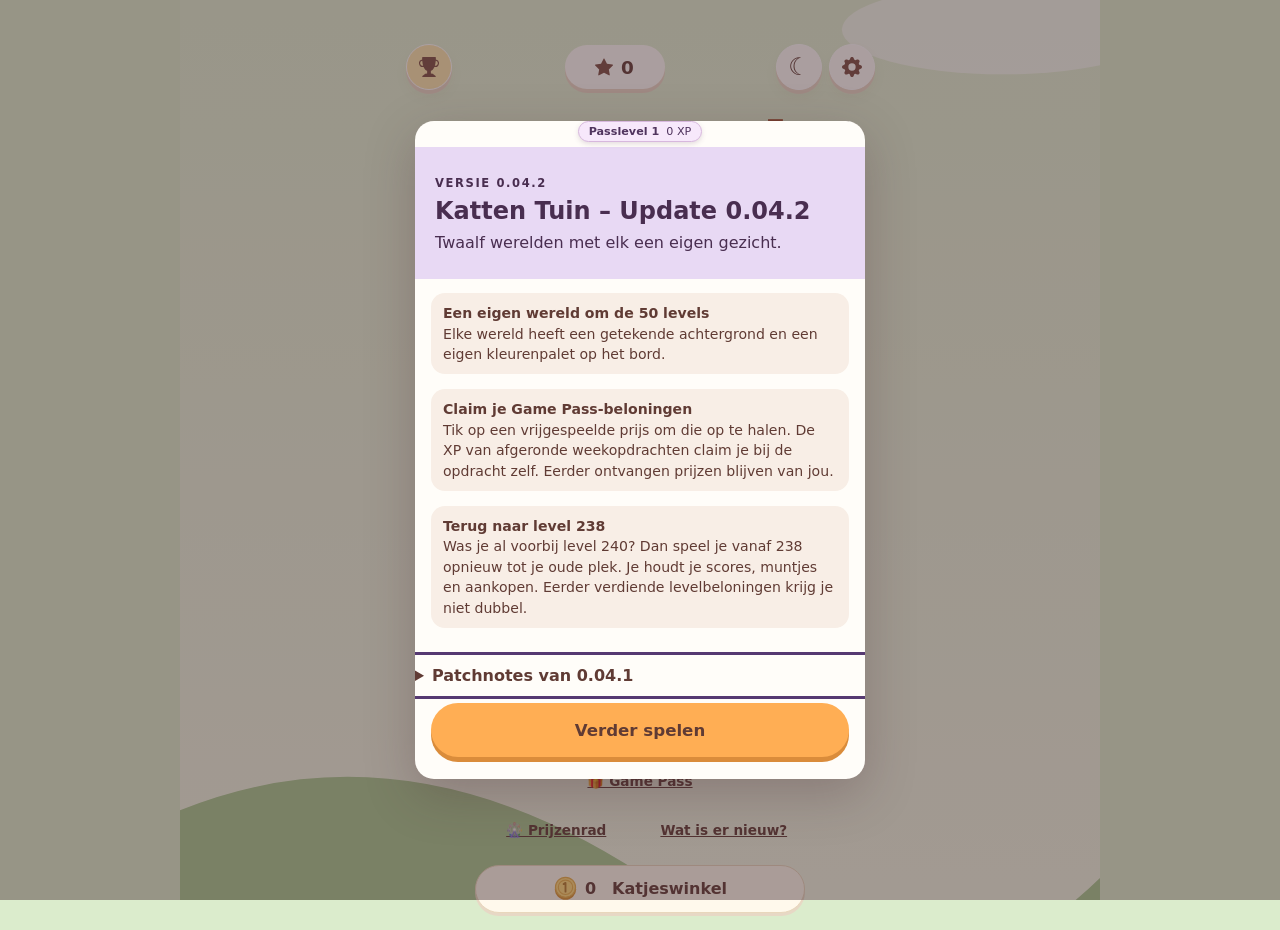
<file: index.html>
<!doctype html>
<html lang="nl">
<head>
  <meta charset="utf-8">
  <meta name="viewport" content="width=device-width,initial-scale=1,viewport-fit=cover">
  <meta name="theme-color" content="#f7f1e9">
  <meta name="description" content="Een kattenpuzzel met 600 levels.">
  <title>Kattentuin</title>

  <link rel="icon" href="./assets/cat.svg" type="image/svg+xml">
  <link rel="apple-touch-icon" href="./assets/icon-180.png">
  <link rel="stylesheet" href="./style.css">
  <link rel="stylesheet" href="./expansion.css">
  <script type="module" src="./app.js"></script>
<link rel="manifest" href="./manifest.webmanifest">
  <link rel="stylesheet" href="./release.css">
<link rel="stylesheet" href="./capy-house.css">
</head>
<body>
  <div id="celebration" aria-hidden="true"></div>
  <dialog id="update" aria-labelledby="update-title">
    <h2 id="update-title">Nieuwe versie klaar</h2>
    <p>Je kunt meteen verder spelen met de nieuwste versie.</p>
    <button id="update-apply" class="big orange" type="button" autofocus>Bijwerken</button>
  </dialog>
  <aside id="storage" class="notice" hidden>Je browser kan je voortgang niet bewaren.</aside>
  <main class="shell">
    <section id="home" class="home" aria-labelledby="brand">
      <header class="home-bar">
        <button id="ranking-open" class="round trophy" aria-label="Klassement"><img src="./assets/trophy-fill.svg" alt=""></button>
        <div class="score-pill"><img src="./assets/star-fill.svg" alt=""><strong id="home-score" aria-label="Score">0</strong></div>
        <button id="theme-toggle" class="round theme-icon" type="button" aria-label="Donkere modus" aria-pressed="false">☾</button>
        <button id="home-help" class="round" aria-label="Instellingen en spelregels"><img src="./assets/gear-fill.svg" alt=""></button>
      </header>
      <div class="cover">
        <h1 id="brand">Katten<span>tuin</span></h1>
        <img class="mascot" src="./assets/mascot-home.webp" alt="">
      </div>
      <div class="home-actions">
        <button id="play" class="big orange" disabled>Laden…</button>
        <p id="home-world" class="world-caption"></p>
        <button id="capy-open" class="big violet" type="button">🛖 Capibarahuis</button>
        <div class="home-links">
          <button id="pass-open" class="news-link" type="button" aria-haspopup="dialog">🎁 Game Pass</button>
          <button id="wheel-open" class="news-link" type="button">🎡 Prijzenrad</button>
          <button id="news-open" class="news-link" type="button">Wat is er nieuw?</button>
        </div>
        <button id="shop-open" class="shop-open"><img src="./assets/coin.svg" alt=""><span id="home-coins">0</span> <span>Katjeswinkel</span></button>
      </div>
      <p id="home-speed" class="speed-award" hidden></p>
      <p id="load-error" role="alert" hidden>De puzzels konden niet worden geladen. Vernieuw de pagina om het opnieuw te proberen.</p>
    </section>
    <section id="game" class="game" aria-labelledby="game-title" hidden>
      <header class="game-bar">
        <button id="back" class="round" aria-label="Terug naar menu"><img src="./assets/arrow-left.svg" alt=""></button>
        <div class="stat" id="game-title">Level <strong id="level-number"></strong></div>
        <div class="stat">Score <strong id="game-score">0</strong></div>
        <button id="game-help" class="round" aria-label="Instellingen en spelregels"><img src="./assets/gear-fill.svg" alt=""></button>
      </header>
      <p id="world-badge" hidden></p>
      <div id="lives" class="lives" role="img" aria-label="3 van 3 levens">
        <img src="./assets/fish.png" alt=""><img src="./assets/fish.png" alt=""><img src="./assets/fish.png" alt="">
      </div>
      <ul class="rule-strip" aria-label="Spelregels">
        <li><img src="./assets/palette-fill.svg" alt="">1 kat per kleur</li>
        <li><img src="./assets/grid-3x3-gap-fill.svg" alt="">1 kat per rij en kolom</li>
        <li><img src="./assets/arrows-angle-expand.svg" alt="">Katten raken elkaar niet</li>
      </ul>
      <div class="puzzle">
        <div id="region-strip" class="region-strip" aria-hidden="true"></div>
        <div id="board" class="board" role="group" aria-label="Puzzelbord"></div>
      </div>
      <section id="puzzle-rules" hidden></section>
      <div id="puzzle-speed" hidden>
        <span id="puzzle-speed-label"></span>
        <progress id="puzzle-speed-progress" aria-label="Resterende tijd voor speedbonus"></progress>
      </div>
      <p id="speed-award" class="speed-award" role="status" hidden></p>
      <p id="feedback" class="feedback" role="status"></p>
      <div class="game-actions">
        <button id="next" class="big orange" hidden>Volgend level</button>
        <button id="retry" class="big violet" hidden>Opnieuw proberen</button>
        <button id="done" class="big violet" hidden>Naar het menu</button>
      </div>
    </section>
  </main>
  <dialog id="news-dialog" class="news-dialog" aria-labelledby="news-title">
    <div class="news-hero"><span>VERSIE 0.04.2</span><h2 id="news-title">Katten Tuin – Update 0.04.2</h2><p>Twaalf werelden met elk een eigen gezicht.</p></div>
    <ul class="patch-list">
      <li><strong>Een eigen wereld om de 50 levels</strong> Elke wereld heeft een getekende achtergrond en een eigen kleurenpalet op het bord.</li>
      <li><strong>Claim je Game Pass-beloningen</strong> Tik op een vrijgespeelde prijs om die op te halen. De XP van afgeronde weekopdrachten claim je bij de opdracht zelf. Eerder ontvangen prijzen blijven van jou.</li>
      <li><strong>Terug naar level 238</strong> Was je al voorbij level 240? Dan speel je vanaf 238 opnieuw tot je oude plek. Je houdt je scores, muntjes en aankopen. Eerder verdiende levelbeloningen krijg je niet dubbel.</li>
    </ul>
    <details class="news-history"><summary>Patchnotes van 0.04.1</summary>
    <ul class="patch-list">
      <li><strong>Werelden in je normale levels</strong> Elke 50 levels verandert de omgeving. De aparte Wereldreis is verdwenen; je voortgang en verdiende muntjes blijven behouden.</li>
      <li><strong>Meer puzzelvariatie</strong> Nieuwe gebiedsvormen en wisselende pastel-, oceaan-, herfst-, candy- en natuurpaletten, in lichte en donkere modus.</li>
      <li><strong>Nieuwe uitdagingen</strong> Vanaf level 200 grotere borden. Vanaf 240 verschijnen geleidelijk verboden vakjes, diagonalen, zones, getallen en gekoppelde vakjes. Elke nieuwe regel krijgt uitleg. In de finale plaats je twee katten per rij, kolom en kleur.</li>
      <li><strong>Wekelijkse Game Pass</strong> Verdien XP met Meowdoku en speel 40 mijlpalen vrij. Je passlevel blijft in beeld. Elke maandag begint een nieuwe week op Nederlandse tijd.</li>
      <li><strong>Exclusieve prijzen</strong> Verzamel capybara-items die bij het weekthema passen. Pompoenpoot is de eindskin van Herfsttuin.</li>
      <li><strong>Dagelijkse tuin</strong> Claim een dagbeloning, bouw je streak op en draai elke Nederlandse dag één keer gratis aan het prijzenrad.</li>
      <li><strong>Capibarahuis en winkel</strong> Vier getekende kamers, nieuwe verzorgingsanimaties en accessoires die echt op je capibara passen. De winkel toont categorieën, prijzen, voorraad en hoeveel muntjes je eventueel tekortkomt.</li>
      <li><strong>Speedbonus en startscherm</strong> Een aflopende balk toont hoeveel snelheidspunten nog haalbaar zijn. De gewone muntbeloning blijft gelden. De kat op het startscherm heeft twee zichtbare voorpootjes.</li>
      <li><strong>Je voortgang reist mee</strong> Je bestaande borden, scores, muntjes, capibara en aankopen blijven bewaard.</li>
    </ul>
    </details>
    <form method="dialog"><button class="big orange">Verder spelen</button></form>
  </dialog>
  <dialog id="wheel-dialog" aria-labelledby="wheel-title">
    <header><div><p id="wheel-streak" class="wheel-streak"></p><h2 id="wheel-title">Dagelijks prijzenrad</h2></div>
      <form method="dialog"><button class="round close" aria-label="Sluiten"><img src="./assets/x-lg.svg" alt=""></button></form></header>
    <section class="daily-reward" aria-label="Dagbeloning">
      <ol id="daily-calendar" aria-label="Afgelopen zeven dagen"></ol>
      <p id="daily-info" role="status"></p>
      <button id="daily-claim" type="button" class="big violet">Claim dagbeloning</button>
    </section>
    <div class="wheel-stage" aria-hidden="true"><div id="wheel-disk"></div><span class="wheel-pointer"></span><span class="wheel-hub">✦</span></div>
    <p id="wheel-result" class="wheel-result" role="status"></p>
    <button id="wheel-spin" class="big orange" type="button">Draai aan het rad</button>
    <div id="wheel-cats" class="wheel-cats" aria-label="Gewonnen radkatjes"></div>
    <details><summary>Prijzen en kansen</summary><ul id="wheel-odds"></ul><p>Win je een katje of accessoire opnieuw, dan krijg je 65 muntjes.</p></details>
  </dialog>
  <dialog id="capy-sleep-screen" aria-labelledby="capy-sleep-title">
    <div class="sleep-moon" aria-hidden="true">🌙</div>
    <h2 id="capy-sleep-title">De capibara slaapt</h2>
    <p>Alle behoeften staan stil. De game gaat verder als je capibara wakker is.</p>
    <p>Wordt vanzelf wakker over <strong id="capy-sleep-time"></strong>.</p>
    <button id="capy-wake" class="big violet" type="button">Wakker maken</button>
  </dialog>
  <dialog id="capy-dialog" aria-labelledby="capy-title">
    <div class="capy-house">
    <header class="house-header"><form method="dialog"><button class="round close" aria-label="Terug naar Kattentuin"><img src="./assets/arrow-left.svg" alt=""></button></form><div><span>CAPIBARAHUIS</span><h2 id="capy-title">Het capibarahuis</h2></div></header>
    <div class="capy-top"><span>🪙 <strong id="capy-wallet">0</strong> muntjes</span>
      <div id="capy-options" hidden><button id="capy-shop" class="capy-button">Winkel</button><button id="capy-edit" class="capy-button">Uiterlijk</button></div>
    </div>
    <form id="capy-setup" class="capy-setup">
      <div class="capy-welcome">Een huisje voor jouw capibara</div>
      <p>Kies een naam en geef je huisgenootje een eigen look.</p>
      <div class="capy-preview-stage" aria-hidden="true"><span id="capy-preview" class="capy-avatar">
        <img class="capy-portrait" src="./capy-portrait.webp" alt="">
        <span class="capy-markings"></span>
        <span id="capy-preview-accessory" class="capy-worn"></span>
      </span></div>
      <label>Naam<input id="capy-name" required maxlength="20" placeholder="Bijvoorbeeld Nootje"></label>
      <label>Vacht<select id="capy-color"><option value="honey">Honing</option><option value="cocoa">Cacao</option><option value="cream">Vanille</option><option value="rose">Roze</option></select></label>
      <label>Patroon<select id="capy-pattern"><option value="plain">Effen</option><option value="spots">Vlekjes</option><option value="socks">Sokjes</option></select></label>
      <label>Accessoire<select id="capy-accessory"><option value="">Geen</option></select></label>
      <button class="big orange" type="submit">Opslaan</button>
    </form>
    <section id="capy-room" hidden>
      <div id="capy-needs" class="capy-needs"></div>
      <div id="capy-scene" class="capy-scene">
        <div class="capy-sunlight" aria-hidden="true"></div>
        <div id="capy-furniture" aria-hidden="true"></div>
        <h3 id="capy-room-name"></h3>
        <div id="capy-decor" aria-hidden="true"></div>
        <button id="capy-pet" class="capy-pet" type="button" aria-label="Aai je capibara">
          <span id="capy-avatar" class="capy-avatar">
            <img class="capy-portrait" src="./capy-portrait.webp" alt="">
            <span class="capy-markings" aria-hidden="true"></span>
            <svg class="capy-blink" viewBox="0 0 600 600" aria-hidden="true">
              <path d="M276 153q9-31 31-29 17 3 17 27-23 21-48 2Zm138-61q7-8 17 4l11 13q-17 4-28-17Z"/>
              <path d="M282 151q14 8 28-3m109-46 11 5" fill="none" stroke="#946142" stroke-width="4" stroke-linecap="round"/>
            </svg>
            <span id="capy-accessory-model" class="capy-worn" aria-hidden="true"></span>
            <span id="capy-sleep-model" aria-hidden="true" hidden><i>z</i><i>Z</i><i>Z</i></span>
          </span>
        </button>
        <div id="capy-fx" aria-hidden="true"></div>
        <p id="capy-message" class="capy-message" role="status"></p>
      </div>
      <div class="care-dock"><p id="capy-pantry" hidden></p><div id="capy-actions" class="capy-actions"></div></div>
      <nav id="capy-rooms" class="capy-rooms" aria-label="Kamers"></nav>
    </section>
    <section id="capy-store" hidden>
      <div class="capy-store-head"><h3>Huiswinkeltje</h3><button id="capy-return" class="capy-button">Terug naar huis</button></div>
      <p id="capy-shop-status" role="status"></p>
      <nav id="capy-shop-filters" aria-label="Winkelcategorieën"></nav>
      <div id="capy-products" class="capy-products"></div>
    </section>
    </div>
  </dialog>
  <dialog id="shop-dialog" aria-labelledby="shop-title">
    <header><h2 id="shop-title">Katjeswinkel</h2><form method="dialog"><button class="round close" aria-label="Sluiten"><img src="./assets/x-lg.svg" alt=""></button></form></header>
    <div class="shop-wallet"><img src="./assets/coin.svg" alt=""><strong id="shop-coins">0</strong><span>muntjes</span></div>
    <p class="shop-intro">Bij je eerste overwinning krijg je 12 muntjes zonder fouten, 10 met één fout en 8 met twee fouten.</p>
    <button id="shop-capy" class="capy-button shop-capy" type="button">🪴 Naar het huiswinkeltje</button>
    <div id="shop-items" class="shop-items"></div>
    <p id="shop-status" role="status"></p>
  </dialog>
  <dialog id="help-dialog" aria-labelledby="help-title">
    <header><h2 id="help-title">Instellingen</h2><form method="dialog"><button class="round close" aria-label="Sluiten"><img src="./assets/x-lg.svg" alt=""></button></form></header>
    <ul>
      <li>Tik of sleep voor kruisjes. Begin op een kruisje om tijdens het slepen te wissen.</li>
      <li>Tik twee keer snel op hetzelfde vakje om een kat te plaatsen. Als het vakje fout is, verlies je een visje.</li>
      <li>Plaats één kat per rij, kolom en kleur. Katten mogen elkaar ook diagonaal niet raken.</li>
      <li>Met een toetsenbord gebruik je de pijltjes, Spatie voor een kruisje en Enter voor een kat.</li>
    </ul>
    <fieldset class="sound-settings">
      <legend>Geluid en trillingen</legend>
      <label><input type="checkbox" id="sound-enabled"> Geluidseffecten</label>
      <label><input type="checkbox" id="haptics-enabled" switch> Trillingen</label>
    </fieldset>
    <button id="restart" class="big violet" hidden>Level opnieuw beginnen</button>
    <details>
      <summary>Op je beginscherm zetten</summary>
      <p>Op iPhone in Safari kies je <strong>Deel → Zet op beginscherm</strong> en zet je <strong>Open als webapp</strong> aan als die optie verschijnt. In Chrome op Android kies je <strong>⋮ → Toevoegen aan startscherm → Installeren</strong>.</p>
      <p>Na de eerste online laadbeurt kun je offline spelen. Je voortgang blijft op dit apparaat bewaard.</p>
      <button id="install" class="big violet" hidden>Installeer Kattentuin</button>
    </details>
  </dialog>
  <dialog id="ranking-dialog" aria-labelledby="ranking-title">
    <header><h2 id="ranking-title">Klassement</h2><form method="dialog"><button class="round close" aria-label="Sluiten"><img src="./assets/x-lg.svg" alt=""></button></form></header>
    <p id="ranking-status" role="status"></p>
    <ol id="ranking-list" class="ranking-list"></ol>
    <form id="ranking-form" hidden>
      <label for="nickname">Jouw bijnaam</label>
      <div class="nickname-row">
        <input id="nickname" maxlength="24" required autocomplete="nickname">
        <button type="submit">Meedoen</button>
      </div>
      <p>Je beste score per level telt mee. Je deelt ook je huidige level en muntjessaldo.</p>
    </form>
  </dialog>
  <dialog id="pass-dialog" aria-labelledby="pass-dialog-title">
    <header><h2 id="pass-dialog-title">Wekelijkse Game Pass</h2><form method="dialog"><button class="round close" aria-label="Game Pass sluiten"><img src="./assets/x-lg.svg" alt=""></button></form></header>
    <section id="pass">
      <label class="week-select">Bekijk week <select id="week-picker"></select></label>
        <article id="pass-hero" class="card pass-hero">
          <div><p class="eyebrow" id="pass-dates"></p><h2 id="theme-name"></h2><p id="theme-description"></p><p id="theme-note"></p><button id="pass-finale">Bekijk level 40</button></div>
          <img id="theme-image" alt="">
        </article>
        <article class="pass-track-card">
          <div id="pass-unlock" role="status" aria-live="polite" hidden></div>
          <div class="puzzle-meta"><h2>Beloningsspoor</h2><strong id="pass-xp"></strong></div>
          <div class="pass-meter"><progress id="pass-progress" aria-label="Game Pass XP"></progress><span id="pass-cleared"></span></div>
          <button id="pass-earn-xp" class="pass-xp-link">Speel een gewone puzzel voor XP</button>
          <ol id="tiers" class="pass-track" aria-label="40 passlevels"></ol>
          <div class="pass-navigation"><button id="pass-current">Naar mijn level</button><span>Veeg door het spoor</span></div>
          <div class="pass-selection"><div><strong id="stage-title"></strong><p id="stage-info"></p><button id="stage-claim" class="pass-claim" type="button" hidden>Beloning claimen</button></div></div>
        </article>
        <article class="card"><h2>Weekopdrachten</h2><div id="quests"></div></article>

    </section>
  </dialog>
</body>
</html>
</file>
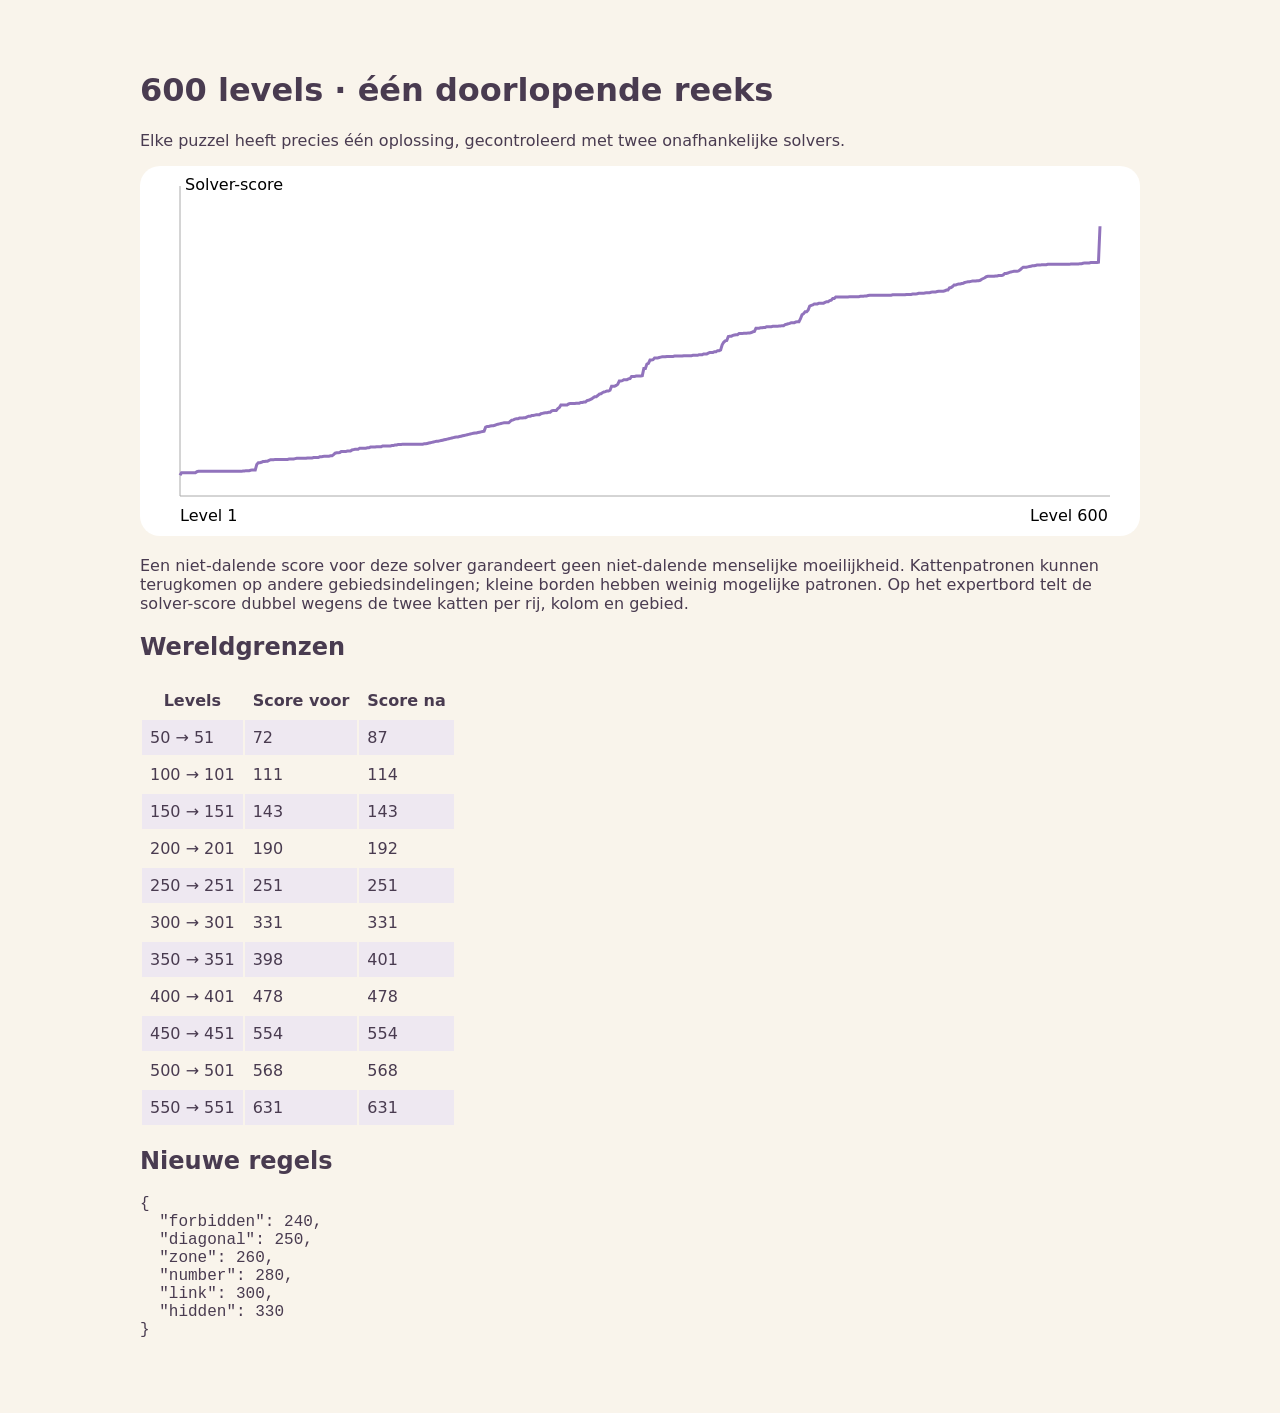
<file: campaign-audit.html>
<!doctype html><html lang="nl"><meta name="viewport" content="width=device-width"><title>Puzzelcontrole</title><style>body{font:16px system-ui;background:#f9f4eb;color:#493b50;max-width:1000px;margin:30px auto;padding:20px}svg{width:100%;background:white;border-radius:20px}td,th{padding:8px}tr:nth-child(even){background:#eee8f1}</style><h1>600 levels · één doorlopende reeks</h1><p>Elke puzzel heeft precies één oplossing, gecontroleerd met twee onafhankelijke solvers.</p><svg viewBox="0 0 1000 370"><path d="M40 20V330H970" fill="none" stroke="#aaa"/><polyline fill="none" stroke="#9173bc" stroke-width="3" points="40,309.3375 41.53589315525876,306.8 43.07178631051753,306.8 44.60767946577629,306.8 46.14357262103506,306.8 47.679465776293824,306.8 49.215358931552586,306.8 50.75125208681135,306.8 52.28714524207012,306.8 53.82303839732888,306.8 55.35893155258765,306.8 56.89482470784641,305.7125 58.43071786310517,305.35 59.966611018363935,305.35 61.502504173622704,305.35 63.03839732888147,305.35 64.57429048414023,305.35 66.110183639399,305.35 67.64607679465776,305.35 69.18196994991652,305.35 70.7178631051753,305.35 72.25375626043405,305.35 73.78964941569282,305.35 75.32554257095158,305.35 76.86143572621035,305.35 78.39732888146912,305.35 79.93322203672787,305.35 81.46911519198665,305.35 83.00500834724541,305.35 84.54090150250417,305.35 86.07679465776295,305.35 87.6126878130217,305.35 89.14858096828047,305.35 90.68447412353923,305.35 92.220367278798,305.35 93.75626043405677,305.35 95.29215358931552,305.35 96.8280467445743,305.35 98.36393989983304,305.35 99.89983305509182,305.35 101.43572621035058,305.35 102.97161936560934,304.9875 104.5075125208681,304.9875 106.04340567612688,304.625 107.57929883138564,304.625 109.11519198664442,304.625 110.65108514190317,304.2625 112.18697829716194,303.9 113.7228714524207,303.9 115.25876460767947,303.9 116.79465776293823,298.4625 118.330550918197,296.65 119.86644407345575,296.65 121.40233722871452,296.2875 122.93823038397329,295.5625 124.47412353923205,295.5625 126.01001669449082,295.2 127.54590984974958,295.2 129.08180300500834,294.475 130.6176961602671,293.75 132.1535893155259,293.75 133.68948247078464,293.75 135.2253756260434,293.3875 136.76126878130216,293.3875 138.29716193656094,293.3875 139.8330550918197,293.3875 141.36894824707846,293.3875 142.90484140233724,293.3875 144.440734557596,293.3875 145.97662771285474,293.3875 147.51252086811354,293.3875 149.0484140233723,293.025 150.58430717863104,293.025 152.1202003338898,293.025 153.6560934891486,293.025 155.19198664440734,292.6625 156.72787979966608,292.3 158.2637729549249,292.3 159.79966611018364,292.3 161.33555926544238,292.3 162.87145242070116,292.3 164.40734557595994,292.3 165.94323873121868,292.3 167.47913188647746,291.9375 169.0150250417362,291.9375 170.55091819699499,291.9375 172.08681135225376,291.9375 173.6227045075125,291.575 175.15859766277129,291.575 176.69449081803003,291.575 178.23038397328884,291.575 179.76627712854759,290.85 181.30217028380633,290.85 182.8380634390651,290.4875 184.3739565943239,290.125 185.90984974958263,290.125 187.4457429048414,290.125 188.98163606010016,290.125 190.51752921535893,289.7625 192.0534223706177,289.7625 193.58931552587646,288.675 195.1252086811352,287.225 196.661101836394,286.8625 198.19699499165276,286.8625 199.7328881469115,286.5 201.26878130217028,285.4125 202.80467445742903,285.4125 204.3405676126878,285.4125 205.87646076794658,285.4125 207.41235392320533,285.05 208.9482470784641,285.05 210.48414023372288,285.05 212.02003338898163,283.9625 213.5559265442404,283.6 215.09181969949915,283.2375 216.62771285475793,283.2375 218.1636060100167,283.2375 219.69949916527545,282.15 221.2353923205342,282.15 222.771285475793,282.15 224.30717863105176,282.15 225.8430717863105,282.15 227.37896494156928,281.7875 228.91485809682806,281.7875 230.4507512520868,281.0625 231.98664440734558,281.0625 233.52253756260433,281.0625 235.0584307178631,281.0625 236.59432387312188,280.7 238.13021702838063,280.7 239.6661101836394,280.7 241.20200333889815,280.7 242.73789649415693,279.975 244.2737896494157,279.975 245.80968280467445,279.975 247.3455759599332,279.975 248.881469115192,279.975 250.41736227045075,279.975 251.9532554257095,279.6125 253.48914858096828,279.6125 255.02504173622705,278.8875 256.5609348914858,278.8875 258.0968280467446,278.525 259.6327212020033,278.525 261.1686143572621,278.525 262.7045075125209,278.1625 264.2404006677796,278.1625 265.7762938230384,278.1625 267.3121869782972,278.1625 268.8480801335559,278.1625 270.3839732888147,278.1625 271.9198664440735,278.1625 273.45575959933217,278.1625 274.991652754591,278.1625 276.5275459098498,278.1625 278.0634390651085,278.1625 279.5993322203673,278.1625 281.1352253756261,278.1625 282.67111853088477,278.1625 284.2070116861436,277.8 285.7429048414023,277.8 287.27879799666107,277.4375 288.8146911519199,277.075 290.3505843071787,276.7125 291.88647746243737,276.35 293.4223706176962,275.9875 294.9582637729549,275.625 296.49415692821367,275.2625 298.0300500834724,275.2625 299.5659432387312,274.9 301.10183639398997,274.5375 302.6377295492488,274.175 304.1736227045075,273.8125 305.70951585976627,273.45 307.245409015025,273.0875 308.7813021702838,272.725 310.31719532554257,272.3625 311.8530884808013,272 313.38898163606007,271.6375 314.92487479131887,271.275 316.4607679465777,270.9125 317.9966611018364,270.9125 319.53255425709517,270.55 321.0684474123539,270.1875 322.60434056761267,269.825 324.1402337228714,269.4625 325.6761268781302,269.1 327.21202003338897,268.7375 328.7479131886478,268.375 330.2838063439065,268.0125 331.81969949916527,267.65 333.355592654424,267.2875 334.8914858096828,266.925 336.42737896494157,266.925 337.9632721202003,266.5625 339.49916527545906,266.2 341.03505843071787,265.8375 342.5709515859767,265.475 344.1068447412354,265.1125 345.64273789649417,261.125 347.1786310517529,260.4 348.71452420701166,260.4 350.2504173622704,260.0375 351.7863105175292,259.675 353.322203672788,259.675 354.85809682804677,259.3125 356.3939899833055,258.5875 357.92988313856426,258.225 359.465776293823,257.8625 361.0016694490818,257.5 362.53756260434056,257.1375 364.0734557595993,256.775 365.60934891485806,256.775 367.14524207011686,256.775 368.6811352253756,256.775 370.2170283806344,255.325 371.75292153589317,254.2375 373.2888146911519,253.875 374.82470784641066,253.14999999999998 376.3606010016694,252.78750000000002 377.8964941569282,252.78750000000002 379.432387312187,252.0625 380.96828046744577,252.0625 382.5041736227045,252.0625 384.04006677796326,251.7 385.575959933222,251.7 387.1118530884808,250.975 388.64774624373956,250.25 390.1836393989983,250.25 391.7195325542571,249.52499999999998 393.25542570951586,249.52499999999998 394.7913188647746,249.1625 396.3272120200334,248.8 397.86310517529216,248.8 399.3989983305509,248.8 400.93489148580966,247.7125 402.4707846410684,247.35000000000002 404.0066777963272,246.9875 405.542570951586,246.625 407.07846410684476,246.625 408.6143572621035,246.2625 410.15025041736226,246.2625 411.686143572621,244.8125 413.2220367278798,244.45 414.75792988313856,244.45 416.2938230383973,244.45 417.8297161936561,242.6375 419.36560934891486,241.55 420.9015025041736,239.0125 422.4373956594324,239.0125 423.97328881469116,239.0125 425.5091819699499,239.0125 427.04507512520865,239.0125 428.5809682804674,237.925 430.1168614357262,237.5625 431.652754590985,237.5625 433.18864774624376,237.5625 434.7245409015025,237.5625 436.26043405676126,237.2 437.79632721202,237.2 439.3322203672788,237.2 440.86811352253756,236.475 442.4040066777963,236.475 443.9398998330551,236.1125 445.47579298831386,236.1125 447.0116861435726,234.66250000000002 448.5475792988314,234.3 450.08347245409016,233.575 451.6193656093489,232.85 453.15525876460765,231.7625 454.6911519198664,230.675 456.2270450751252,230.675 457.762938230384,229.5875 459.29883138564276,228.1375 460.8347245409015,227.775 462.37061769616025,226.6875 463.906510851419,225.96249999999998 465.4424040066778,225.60000000000002 466.97829716193655,224.875 468.51419031719536,224.875 470.0500834724541,224.15 471.58597662771285,220.16250000000002 473.1218697829716,220.16250000000002 474.6577629382304,220.16250000000002 476.19365609348915,219.4375 477.7295492487479,218.35 479.26544240400665,215.0875 480.8013355592654,215.0875 482.3372287145242,214.725 483.873121869783,213.6375 485.40901502504175,213.6375 486.9449081803005,213.6375 488.48080133555925,212.9125 490.016694490818,212.55 491.5525876460768,210.375 493.08848080133555,210.375 494.62437395659435,210.375 496.1602671118531,210.0125 497.69616026711185,210.0125 499.2320534223706,210.0125 500.7679465776294,210.0125 502.30383973288815,209.65 503.8397328881469,202.4 505.37562604340565,202.4 506.9115191986644,198.04999999999998 508.4474123539232,197.325 509.98330550918195,194.0625 511.5191986644407,194.0625 513.0550918196996,193.70000000000002 514.5909849749582,191.8875 516.126878130217,191.8875 517.6627712854759,191.8875 519.1986644407345,191.525 520.7345575959934,191.1625 522.2704507512522,190.8 523.8063439065108,190.8 525.3422370617695,190.8 526.8781302170285,190.4375 528.4140233722871,190.4375 529.9499165275458,190.4375 531.4858096828046,190.4375 533.0217028380634,190.4375 534.5575959933221,190.07500000000002 536.0934891485809,190.07500000000002 537.6293823038397,190.07500000000002 539.1652754590986,190.07500000000002 540.7011686143574,190.07500000000002 542.237061769616,190.07500000000002 543.7729549248747,189.7125 545.3088480801337,189.7125 546.8447412353923,189.7125 548.380634390651,189.7125 549.9165275459098,189.7125 551.4524207011686,189.7125 552.9883138564273,189.35 554.5242070116861,189.35 556.0601001669448,189.35 557.5959933222036,189.35 559.1318864774624,188.625 560.6677796327211,188.625 562.2036727879799,188.625 563.7395659432386,187.9 565.2754590984975,187.9 566.8113522537564,187.9 568.347245409015,187.175 569.8831385642738,186.45 571.4190317195325,186.45 572.9549248747913,186.45 574.49081803005,185.725 576.0267111853088,185.725 577.5626043405676,184.63750000000002 579.0984974958263,184.63750000000002 580.6343906510851,183.9125 582.1702838063438,178.8375 583.7061769616026,176.29999999999998 585.2420701168614,174.85 586.7779632721201,174.4875 588.3138564273789,170.5 589.8497495826377,170.1375 591.3856427378965,170.1375 592.9215358931554,169.41250000000002 594.457429048414,169.04999999999998 595.9933222036728,168.6875 597.5292153589315,168.6875 599.0651085141903,167.6 600.601001669449,167.6 602.1368948247078,167.6 603.6727879799666,167.23749999999998 605.2086811352253,167.23749999999998 606.7445742904841,167.23749999999998 608.2804674457428,166.875 609.8163606010016,166.875 611.3522537562604,166.51250000000002 612.8881469115191,165.7875 614.4240400667779,165.425 615.9599332220367,162.1625 617.4958263772955,162.1625 619.0317195325543,162.1625 620.567612687813,161.8 622.1035058430718,161.8 623.6393989983305,161.4375 625.1752921535893,161.4375 626.711185308848,160.7125 628.2470784641068,160.7125 629.7829716193656,160.7125 631.3188647746243,160.7125 632.8547579298831,160.35000000000002 634.3906510851418,160.35000000000002 635.9265442404006,160.35000000000002 637.4624373956594,160.35000000000002 638.9983305509181,159.98749999999998 640.5342237061769,159.98749999999998 642.0701168614357,159.625 643.6060100166945,159.625 645.1419031719533,158.5375 646.677796327212,158.17499999999998 648.2136894824708,157.8125 649.7495826377295,157.45000000000002 651.2854757929883,156.725 652.821368948247,156.725 654.3572621035058,156.725 655.8931552587646,156 657.4290484140233,155.63750000000002 658.9649415692821,155.63750000000002 660.5008347245408,152.7375 662.0367278797996,148.75 663.5726210350584,147.6625 665.1085141903171,145.85 666.644407345576,145.85 668.1803005008347,144.0375 669.7161936560935,140.04999999999998 671.2520868113522,139.32500000000002 672.787979966611,138.9625 674.3238731218698,137.875 675.8597662771285,137.875 677.3956594323873,137.875 678.931552587646,137.14999999999998 680.4674457429048,137.14999999999998 682.0033388981636,137.14999999999998 683.5392320534223,137.14999999999998 685.0751252086811,136.425 686.6110183639398,135.7 688.1469115191986,135.7 689.6828046744574,134.6125 691.2186978297161,134.25 692.754590984975,132.4375 694.2904841402337,132.4375 695.8263772954925,130.98749999999998 697.3622704507512,130.98749999999998 698.89816360601,130.98749999999998 700.4340567612688,130.98749999999998 701.9699499165275,130.98749999999998 703.5058430717863,130.98749999999998 705.041736227045,130.98749999999998 706.5776293823038,130.98749999999998 708.1135225375626,130.98749999999998 709.6494156928213,130.625 711.1853088480801,130.625 712.7212020033388,130.625 714.2570951585976,130.625 715.7929883138564,130.625 717.3288814691152,130.625 718.864774624374,130.625 720.4006677796327,130.26250000000002 721.9365609348915,130.26250000000002 723.4724540901502,130.26250000000002 725.008347245409,129.9 726.5442404006678,129.9 728.0801335559265,129.5375 729.6160267111853,129.175 731.151919866444,129.175 732.6878130217028,129.175 734.2237061769616,129.175 735.7595993322203,129.175 737.2954924874791,129.175 738.8313856427378,129.175 740.3672787979966,129.175 741.9031719532554,129.175 743.4390651085142,129.175 744.974958263773,129.175 746.5108514190317,129.175 748.0467445742905,129.175 749.5826377295492,129.175 751.118530884808,129.175 752.6544240400668,128.8125 754.1903171953255,128.8125 755.7262103505843,128.8125 757.262103505843,128.8125 758.7979966611018,128.8125 760.3338898163606,128.8125 761.8697829716193,128.8125 763.4056761268781,128.8125 764.9415692821368,128.8125 766.4774624373956,128.45000000000002 768.0133555926544,128.45000000000002 769.5492487479132,128.45000000000002 771.085141903172,128.45000000000002 772.6210350584307,128.08749999999998 774.1569282136895,128.08749999999998 775.6928213689482,128.08749999999998 777.228714524207,127.725 778.7646076794658,127.36250000000001 780.3005008347245,127.36250000000001 781.8363939899833,127.36250000000001 783.372287145242,127.36250000000001 784.9081803005008,127 786.4440734557596,126.63749999999999 787.9799666110183,126.63749999999999 789.5158597662771,126.63749999999999 791.0517529215358,126.275 792.5876460767946,125.9125 794.1235392320534,125.9125 795.6594323873122,125.9125 797.195325542571,125.55000000000001 798.7312186978297,125.1875 800.2671118530885,125.1875 801.8030050083472,125.1875 803.338898163606,125.1875 804.8747913188648,124.82499999999999 806.4106844741235,124.10000000000002 807.9465776293823,124.10000000000002 809.482470784641,121.92499999999998 811.0183639398998,121.5625 812.5542570951586,120.475 814.0901502504173,119.02499999999998 815.6260434056761,119.02499999999998 817.1619365609348,118.30000000000001 818.6978297161936,117.9375 820.2337228714524,117.9375 821.7696160267112,117.57499999999999 823.30550918197,117.2125 824.8414023372287,116.48750000000001 826.3772954924875,116.125 827.9131886477462,115.76249999999999 829.449081803005,115.76249999999999 830.9849749582638,115.4 832.5208681135225,115.03750000000002 834.0567612687813,115.03750000000002 835.59265442404,115.03750000000002 837.1285475792988,114.67499999999998 838.6644407345576,114.67499999999998 840.2003338898163,114.3125 841.7362270450751,113.225 843.2721202003338,112.5 844.8080133555926,111.775 846.3439065108514,110.6875 847.8797996661102,110.32500000000002 849.415692821369,110.32500000000002 850.9515859766277,110.32500000000002 852.4874791318865,110.32500000000002 854.0233722871452,110.32500000000002 855.559265442404,109.96249999999998 857.0951585976628,109.96249999999998 858.6310517529215,109.6 860.1669449081803,109.6 861.702838063439,109.6 863.2387312186978,108.875 864.7746243739566,107.42500000000001 866.3105175292153,107.42500000000001 867.8464106844741,107.0625 869.3823038397328,106.3375 870.9181969949917,105.97500000000002 872.4540901502504,105.61249999999998 873.9899833055092,105.25 875.525876460768,105.25 877.0617696160267,105.25 878.5976627712855,104.88749999999999 880.1335559265442,103.79999999999998 881.669449081803,102.35 883.2053422370618,101.26250000000002 884.7412353923205,101.26250000000002 886.2771285475793,101.26250000000002 887.813021702838,100.89999999999998 889.3489148580968,100.5375 890.8848080133556,100.17500000000001 892.4207011686143,99.8125 893.9565943238731,99.8125 895.4924874791318,99.44999999999999 897.0283806343907,99.0875 898.5642737896494,99.0875 900.1001669449082,99.0875 901.636060100167,98.725 903.1719532554257,98.725 904.7078464106845,98.725 906.2437395659432,98.725 907.779632721202,98.36250000000001 909.3155258764608,98.36250000000001 910.8514190317195,98.36250000000001 912.3873121869783,98.36250000000001 913.923205342237,98.36250000000001 915.4590984974958,98.36250000000001 916.9949916527546,98.36250000000001 918.5308848080133,98.36250000000001 920.0667779632721,98.36250000000001 921.6026711185308,98.36250000000001 923.1385642737897,98.36250000000001 924.6744574290484,98.36250000000001 926.2103505843072,98.36250000000001 927.746243739566,98.36250000000001 929.2821368948247,98.36250000000001 930.8180300500835,98 932.3539232053422,98 933.889816360601,98 935.4257095158598,98 936.9616026711185,98 938.4974958263773,98 940.033388981636,97.63749999999999 941.5692821368948,97.63749999999999 943.1051752921536,97.275 944.6410684474123,96.91250000000002 946.1769616026711,96.91250000000002 947.7128547579299,96.91250000000002 949.2487479131887,96.91250000000002 950.7846410684474,96.54999999999998 952.3205342237062,96.54999999999998 953.856427378965,96.54999999999998 955.3923205342237,96.54999999999998 956.9282136894825,96.54999999999998 958.4641068447412,96.1875 960,60.30000000000001"/><text x="40" y="355">Level 1</text><text x="890" y="355">Level 600</text><text x="45" y="24">Solver-score</text></svg><p>Een niet-dalende score voor deze solver garandeert geen niet-dalende menselijke moeilijkheid. Kattenpatronen kunnen terugkomen op andere gebiedsindelingen; kleine borden hebben weinig mogelijke patronen. Op het expertbord telt de solver-score dubbel wegens de twee katten per rij, kolom en gebied.</p><h2>Wereldgrenzen</h2><table><tr><th>Levels</th><th>Score voor</th><th>Score na</th></tr><tr><td>50 → 51</td><td>72</td><td>87</td></tr><tr><td>100 → 101</td><td>111</td><td>114</td></tr><tr><td>150 → 151</td><td>143</td><td>143</td></tr><tr><td>200 → 201</td><td>190</td><td>192</td></tr><tr><td>250 → 251</td><td>251</td><td>251</td></tr><tr><td>300 → 301</td><td>331</td><td>331</td></tr><tr><td>350 → 351</td><td>398</td><td>401</td></tr><tr><td>400 → 401</td><td>478</td><td>478</td></tr><tr><td>450 → 451</td><td>554</td><td>554</td></tr><tr><td>500 → 501</td><td>568</td><td>568</td></tr><tr><td>550 → 551</td><td>631</td><td>631</td></tr></table><h2>Nieuwe regels</h2><pre>{
  "forbidden": 240,
  "diagonal": 250,
  "zone": 260,
  "number": 280,
  "link": 300,
  "hidden": 330
}</pre></html>
</file>
<file: style.css>
:root {
  color-scheme: light;
  font-family: ui-rounded, "Arial Rounded MT Bold", system-ui, sans-serif;
  color: #603b34;
  background: #f7f1e9;
  --white: #fffdf9;
  --ink: #603b34;
  --soft: #f8eee6;
  --violet: #c6c7f3;
  --orange: #ffae54;
}
* { box-sizing: border-box; }
[hidden] { display: none !important; }
body { margin: 0; padding-bottom: env(safe-area-inset-bottom); }
button, input { font: inherit; }
button {
  color: inherit;
  border: 0;
  cursor: pointer;
  touch-action: manipulation;
  -webkit-tap-highlight-color: transparent;
}
button:focus-visible, input:focus-visible, summary:focus-visible {
  outline: 3px solid #563972;
  outline-offset: 3px;
}
button:disabled { opacity: .55; cursor: default; }
button:not(:disabled):active { transform: translateY(2px); }
h1, h2, p { margin: 0; }
.shell { max-width: 510px; margin-inline: auto; }
.home {
  min-height: calc(100svh - env(safe-area-inset-bottom));
  max-height: 930px;
  display: flex;
  flex-direction: column;
  align-items: center;
  padding: max(24px, env(safe-area-inset-top)) 16px 34px;
}
.home-bar, .game-bar {
  display: grid;
  align-items: center;
  justify-items: center;
  width: 100%;
  padding-inline: 4px;
}
.home-bar { grid-template-columns: 48px 1fr 48px; }
.round {
  width: 46px;
  height: 46px;
  border-radius: 50%;
  display: grid;
  place-items: center;
  background: var(--white);
  box-shadow: 0 4px 0 #ead7c6;
}
.round img { width: 20px; height: 20px; }
.trophy { background: #fae5ad; }
.score-pill {
  min-width: 100px;
  min-height: 44px;
  padding: 0 17px;
  display: flex;
  gap: 8px;
  align-items: center;
  justify-content: center;
  background: var(--white);
  border-radius: 44px;
  font-size: 1.15rem;
  box-shadow: 0 4px 0 #ead7c6;
}
.score-pill img { width: 18px; height: 18px; }
.cover {
  flex: 1;
  display: grid;
  align-content: center;
  justify-items: center;
  width: 100%;
  padding: 27px 0 24px;
  gap: clamp(10px, 3svh, 28px);
}
.cover h1 {
  font-size: clamp(3rem, 14vw, 4.3rem);
  font-weight: 950;
  line-height: 1;
  letter-spacing: -.085em;
}
.cover h1 span { color: #9d4d2e; }
.mascot {
  display: block;
  width: min(74vw, 40svh, 320px);
  height: auto;
  aspect-ratio: 1;
  object-fit: contain;
}
.home-actions, .game-actions {
  display: grid;
  gap: 13px;
  width: min(100%, 330px);
  margin-inline: auto;
}
.big {
  min-height: 54px;
  padding: 9px 18px;
  border-radius: 30px;
  font-weight: 800;
  font-size: 1.04rem;
}
.home-actions .big { min-height: 58px; font-size: 1.22rem; }
.home-actions .orange { font-size: 1.42rem; }
.orange { background: var(--orange); box-shadow: 0 5px 0 #da8c3b; }
.violet { background: var(--violet); color: #473960; box-shadow: 0 5px 0 #a9a5d7; }
.game {
  padding: max(24px, env(safe-area-inset-top)) 9px 28px;
}
.game-bar {
  grid-template-columns: 48px 1fr 1fr 48px;
  gap: 7px;
}
.stat { text-align: center; font-weight: 600; line-height: 1.1; }
.stat strong { display: block; margin-top: 3px; font-size: 1.32rem; }
.lives {
  display: flex;
  gap: 3px;
  width: max-content;
  margin: 17px auto 10px;
  padding: 5px 11px;
  border-radius: 30px;
  background: var(--white);
}
.lives img { width: 28px; height: 28px; object-fit: contain; transition: opacity .17s; }
.lives .spent { opacity: .24; filter: grayscale(1); }
.rule-strip {
  list-style: none;
  margin: 0 4px 20px;
  padding: 7px;
  display: grid;
  grid-template-columns: repeat(3, minmax(0, 1fr));
  gap: 5px;
  border-radius: 15px;
  background: var(--white);
}
.rule-strip li {
  display: flex;
  gap: 5px;
  align-items: center;
  padding: 9px 5px;
  border-radius: 8px;
  background: var(--soft);
  font-size: clamp(.61rem, 2.55vw, .78rem);
  font-weight: 750;
  line-height: 1.14;
}
.rule-strip img { width: 16px; height: 16px; flex: none; }
.puzzle { display: grid; justify-items: center; }
.region-strip {
  background: var(--white);
  border-radius: 15px 15px 0 0;
  display: flex;
  max-width: 100%;
  gap: 3px;
  padding: 5px 10px 0;
}
.region-strip span {
  width: clamp(17px, 5.2vw, 25px);
  aspect-ratio: 1;
  background: var(--tile);
  mask: url("./assets/cat.svg") center / contain no-repeat;
  opacity: .42;
}
.region-strip .placed { opacity: 1; }
.board {
  display: grid;
  width: 100%;
  aspect-ratio: 1;
  grid-template: repeat(var(--n), minmax(0, 1fr)) / repeat(var(--n), minmax(0, 1fr));
  gap: clamp(2px, .7vw, 4px);
  padding: clamp(5px, 1.6vw, 9px);
  border-radius: 14px;
  background: var(--white);
  user-select: none;
  touch-action: manipulation;
}
.cell {
  display: grid;
  place-items: center;
  min-width: 0;
  min-height: 0;
  padding: 0;
  border-radius: clamp(4px, 1.3vw, 8px);
  background: var(--tile);
}
.cell:not(:disabled):active { transform: none; }
.cell:focus-visible { outline-offset: -3px; }
.cell img { display: block; width: 74%; max-width: 55px; height: 74%; max-height: 55px; pointer-events: none; }
.cell .cross { width: 46%; height: 46%; opacity: .75; }
.cell.miss { box-shadow: inset 0 0 0 3px #ad2527; }
.feedback { min-height: 45px; padding: 11px 5px 7px; text-align: center; font-size: .88rem; }
.notice, #load-error { max-width: 460px; margin: 9px auto 0; padding: 8px 12px; text-align: center; }
.notice { background: var(--white); border-radius: 12px; }
.notice button { min-height: 38px; padding: 0 12px; background: var(--violet); border-radius: 20px; }
dialog {
  width: min(92vw, 450px);
  max-height: 86dvh;
  border: none;
  border-radius: 19px;
  padding: 17px;
  background: var(--white);
  color: var(--ink);
  box-shadow: 0 15px 50px #42232c40;
}
dialog::backdrop { background: #442c3173; }
dialog header { display: flex; justify-content: space-between; align-items: center; gap: 8px; margin-bottom: 12px; }
dialog p, dialog li { line-height: 1.45; }
dialog ul { padding-left: 20px; margin: 0 0 15px; }
dialog li { margin-bottom: 6px; }
dialog .close { background: var(--soft); box-shadow: none; }
dialog details { margin-top: 14px; }
dialog details p { margin-top: 8px; }
dialog .big { width: 100%; margin-bottom: 6px; }
.level-list { display: grid; grid-template-columns: repeat(auto-fit, minmax(44px, 1fr)); gap: 6px; }
.level-list button { border-radius: 8px; min-height: 44px; background: var(--soft); font-size: .85rem; font-weight: 700; }
.level-list .complete { background: #d7e7c3; }
.ranking-list { padding-left: 25px; }
.ranking-list li { padding: 6px 0 6px 3px; border-bottom: 1px solid #e9dfd6; }
.ranking-list li strong { float: right; margin-left: 9px; }
.nickname-row { display: flex; gap: 7px; margin-top: 5px; }
.nickname-row input { flex: 1; min-width: 0; padding: 8px; color: inherit; border: 1px solid #c2a899; border-radius: 9px; }
.nickname-row button { border-radius: 9px; background: var(--violet); padding: 8px 13px; font-weight: 700; }
#ranking-form p { font-size: .8rem; margin-top: 8px; }
@media (min-height: 740px) {
  .home { padding-top: max(44px, env(safe-area-inset-top)); padding-bottom: 69px; }
  .game { padding-top: max(45px, env(safe-area-inset-top)); }
}
@media (max-width: 345px) {
  .rule-strip li { gap: 3px; }
  .rule-strip img { width: 13px; height: 13px; }
}


/* Soft depth and movement for the game surfaces. */
.home { animation: arrive .55s ease-out both; }
.game { animation: arrive .4s ease-out both; }
.cover h1 {
  letter-spacing: -.065em;
  text-shadow: 0 3px 0 #fff9ee;
  animation: title-in .7s cubic-bezier(.2,.8,.25,1.2) both;
}
.mascot {
  filter: drop-shadow(0 16px 8px #6b3a2819);
  transform-origin: 50% 90%;
  animation: cat-idle 5s ease-in-out infinite;
}
.home-actions { padding-bottom: 8px; }
.home-actions .big {
  min-height: 64px;
  border: 2px solid #ffd397;
  box-shadow: 0 6px 0 #d58a3b, 0 13px 22px #ce903b23;
  animation: arrive .65s .12s both;
}
.round, .big {
  transition: transform .18s ease, box-shadow .18s ease, background .18s;
}
.round { border: 1px solid #ffffff; box-shadow: 0 4px 0 #e9d7c6, 0 7px 15px #603b340b; }
.board { box-shadow: 0 5px 0 #eaded3, 0 12px 30px #603b340c; transition: box-shadow .4s; }
.cell {
  box-shadow: inset 0 2px 0 #ffffff40, inset 0 -2px 0 #603b3412;
  animation: tile-in .4s var(--delay) backwards;
}
.cell img { animation: mark-in .28s ease-out both; }
.region-strip span { transition: opacity .3s, transform .3s; }
.region-strip .placed { transform: translateY(-3px); }
.lives img { transition: opacity .25s, filter .25s, transform .25s; }
.lives .spent { transform: scale(.82) rotate(-16deg); }
.board.won { box-shadow: 0 5px 0 #b4cda3, 0 0 0 4px #d5e7c2, 0 12px 30px #618e3820; }
.game-actions .big { animation: title-in .6s cubic-bezier(.2,.8,.25,1.2) both; }
dialog[open] { animation: arrive .25s ease-out both; }
dialog::backdrop { animation: fade-in .2s ease-out; }
#celebration { position: fixed; inset: 0; overflow: hidden; pointer-events: none; z-index: 5; }
#celebration i { position: absolute; top: 0; width: 9px; height: 15px; border-radius: 3px; opacity: 0; }
@media (hover: hover) {
  .round:hover { transform: translateY(-3px) rotate(-5deg); }
  .big:hover { transform: translateY(-3px); filter: brightness(1.035); }
  .cell:hover { filter: brightness(1.07); }
}
@keyframes arrive { from { opacity: 0; transform: translateY(14px); } to { opacity: 1; transform: none; } }
@keyframes title-in { from { opacity: 0; transform: translateY(15px) scale(.88); } to { opacity: 1; transform: none; } }
@keyframes cat-idle {
  0%, 100% { transform: translateY(0) rotate(-1deg); }
  45% { transform: translateY(-8px) rotate(1deg); }
  65% { transform: translateY(-5px) rotate(0deg); }
}
@keyframes tile-in { from { opacity: 0; transform: scale(.82) translateY(8px); } to { opacity: 1; transform: none; } }
@keyframes mark-in { from { opacity: 0; transform: scale(.45) rotate(-12deg); } to { opacity: 1; transform: none; } }
@keyframes fade-in { from { opacity: 0; } to { opacity: 1; } }
@media (prefers-reduced-motion: reduce) {
  *, *::before, *::after { animation: none !important; transition: none !important; }
}

/* Input stays attached to the finger; only the symbol animates. */
.board, .cell { touch-action: none; }
.cell img {
  width: 89%;
  height: 89%;
  max-width: 88px;
  max-height: 88px;
  animation: quick-mark .12s ease-out both;
}
.cell .cross {
  width: 76%;
  height: 76%;
  opacity: 1;
  animation: none;
}
.shop-open {
  display: flex;
  align-items: center;
  justify-content: center;
  gap: 7px;
  min-height: 48px;
  background: #fff9ec;
  border: 1px solid #e8d7bc;
  border-radius: 24px;
  font-weight: 750;
  box-shadow: 0 3px 0 #e7d8c5;
}
.shop-open img { width: 25px; height: 25px; }
.shop-open span:last-child { margin-left: 9px; }
.shop-wallet { display: flex; align-items: center; gap: 7px; margin-bottom: 12px; }
.shop-wallet img { width: 32px; height: 32px; }
.shop-wallet strong { font-size: 1.4rem; }
.shop-intro { font-size: .86rem; margin-bottom: 15px; }
.shop-items { display: grid; grid-template-columns: 1fr 1fr; gap: 10px; }
.skin-card {
  display: flex;
  flex-direction: column;
  align-items: center;
  padding: 14px 9px 10px;
  border: 2px solid transparent;
  border-radius: 17px;
  background: #f6efe8;
}
.skin-card.selected { border-color: #b6bb8c; background: #f0f2e2; }
.skin-card > img { width: 86px; height: 86px; filter: drop-shadow(0 4px 2px #63483e13); }
.skin-card h3 { margin: 7px 0 3px; font-size: 1rem; }
.skin-card p { text-align: center; font-size: .72rem; min-height: 2.8em; margin-bottom: 8px; }
.skin-card button { width: 100%; min-height: 40px; border-radius: 20px; background: #ffd38c; font-size: .8rem; font-weight: 800; }
.skin-card button:disabled { opacity: .65; }
#shop-status { margin-top: 12px; min-height: 1.5em; font-size: .85rem; }
@keyframes quick-mark {
  from { opacity: .7; transform: scale(.9); }
  to { opacity: 1; transform: scale(1); }
}
@media (prefers-reduced-motion: reduce) {
  .cell img { animation: none; }
}

.theme-toggle {
  grid-row: 3;
  justify-self: center;
  min-height: 44px;
  padding: 0 15px;
  border-radius: 24px;
  background: var(--soft);
  border: 1px solid currentColor;
  font-size: .82rem;
  font-weight: 700;
}
.theme-toggle[aria-pressed="true"] { background: #564765; }
:root[data-theme="dark"] {
  color-scheme: dark;
  color: #f4e6d7;
  background: #231d27;
  --ink: #f4e6d7;
  --white: #342c39;
  --soft: #403548;
  --orange: #f4b469;
}
[data-theme="dark"] .cover h1 { text-shadow: 0 3px 0 #161219; }
[data-theme="dark"] .cover h1 span { color: #f4b469; }
[data-theme="dark"] .round { border-color: #54485e; }
[data-theme="dark"] .round,
[data-theme="dark"] .score-pill { box-shadow: 0 4px 0 #1a151e; }
[data-theme="dark"] .round img,
[data-theme="dark"] .score-pill img,
[data-theme="dark"] .rule-strip img { filter: brightness(0) invert(.86); }
[data-theme="dark"] .trophy,
[data-theme="dark"] .shop-open { background: #483751; border-color: #63506d; box-shadow: 0 3px 0 #17121b; }
[data-theme="dark"] .orange,
[data-theme="dark"] .skin-card button,
[data-theme="dark"] .nickname-row button,
[data-theme="dark"] .notice button { color: #392422; }
[data-theme="dark"] .board { box-shadow: 0 5px 0 #18131d; }
[data-theme="dark"] .board.won { box-shadow: 0 0 0 4px #789263; }
[data-theme="dark"] .skin-card { background: #45384c; }
[data-theme="dark"] .skin-card.selected { background: #39483d; }
[data-theme="dark"] :focus-visible { outline-color: #e8c695; }

#update {
  width: min(360px, calc(100% - 32px));
  margin: auto;
  padding: 26px 22px;
  text-align: center;
}
#update p { margin: 9px 0 17px; }
#update[open] { animation: fade-in .2s ease-out; }
</file>
<file: expansion.css>
.home-bar { grid-template-columns: 48px minmax(65px, 1fr) 46px 46px; gap: 7px; }
.theme-icon { font-size: 1.5rem; font-weight: 850; }
.home-actions #capy-open { border-color:#d8d5ff; box-shadow:0 5px 0 #9e99d1; }
.news-link { min-height:44px; border-radius:20px; background:transparent; font-weight:700; text-decoration:underline; }
.sound-settings { border:1px solid #ad967666; border-radius:12px; margin:0 0 16px; padding:8px 12px; }
.sound-settings label { display:flex; align-items:center; gap:8px; min-height:44px; }
.sound-settings input { width:20px; height:20px; accent-color:#815b91; }
.news-dialog { padding:0; }
.news-hero { padding:25px 20px; background:#e8d9f4; color:#492e50; }
.news-hero span { font-size:.72rem; letter-spacing:.14em; font-weight:900; }
.news-hero h2 { margin:6px 0; }
.patch-list { display:grid; gap:9px; list-style:none; padding:14px 16px; margin:0; }
.patch-list li { border-radius:14px; padding:10px 12px; background:var(--soft); font-size:.88rem; }
.patch-list strong { display:block; }
.news-dialog form { padding:0 16px 16px; }
.skin-card button { min-height:48px; }
.skin-card button:disabled { opacity:.7; }
.cell .wrong-cross { filter:brightness(0) saturate(100%) invert(17%) sepia(92%) saturate(4350%) hue-rotate(352deg) brightness(89%) contrast(117%); }
.speed-award { margin:10px auto 0; width:max-content; max-width:100%; border-radius:30px; padding:8px 14px; background:#fce2a0; color:#583837; font-weight:800; animation:title-in .65s cubic-bezier(.2,.8,.25,1.2) both; }
.ranking-list .player-meta { display:block; color:inherit; opacity:.8; font-size:.78rem; }
.capy-top,.capy-store-head { display:flex; align-items:center; justify-content:space-between; gap:6px; margin-bottom:12px; }
.capy-top { flex-wrap:wrap; }
.capy-top span { font-weight:720; }
.capy-button { min-height:44px; border-radius:13px; padding:7px 10px; background:var(--soft); font-size:.8rem; font-weight:780; }
.capy-button[aria-pressed="true"],.capy-products button:not(:disabled) { background:#e2d5f4; color:#452f51; }
.capy-setup { display:grid; gap:9px; }
.capy-welcome { padding:16px; border-radius:16px; background:#e9d9f0; color:#4d3354; font-size:1.15rem; font-weight:850; }
.capy-setup label { display:grid; grid-template-columns:1fr 1.5fr; align-items:center; gap:8px; }
.capy-setup input,.capy-setup select { min-width:0; min-height:44px; padding:7px; border:1px solid #8e7b8a; border-radius:10px; font:inherit; font-size:16px; }
.capy-scene { position:relative; display:grid; justify-items:center; border-radius:19px; overflow:hidden; padding:10px 6px 0; color:#493244; background:linear-gradient(#e9d8ef 73%,#d5b2c9 73%); }
.capy-scene[data-room="kitchen"] { background:linear-gradient(#fbe2bc 73%,#ddba94 73%); }
.capy-scene[data-room="bath"] { background:linear-gradient(#d8edf0 73%,#a9d5dd 73%); }
.capy-scene[data-room="bedroom"] { background:linear-gradient(#dcd8f6 73%,#b5addb 73%); }
.capy-scene h3 { margin:0; font-size:.86rem; }
.capy-pet { width:min(70%,235px); aspect-ratio:220/160; background:none; padding:0; z-index:1; animation:capy-idle 3.8s ease-in-out infinite; }
.capy-pet svg { display:block; width:100%; }
.capy-pet.reacting { animation:capy-react .6s ease-out both; }
#capy-decor { position:absolute; left:7%; bottom:12%; font-size:1.4rem; max-width:25%; }
.capy-message { padding:7px 0; min-height:36px; text-align:center; font-size:.85rem; }
.capy-needs,.capy-products { display:grid; grid-template-columns:repeat(2,minmax(0,1fr)); gap:8px; }
.capy-needs label,.capy-products article { padding:8px 10px; border-radius:13px; background:var(--soft); font-size:.81rem; }
.capy-needs meter { display:block; width:100%; height:13px; }
.capy-actions,.capy-rooms { display:grid; grid-template-columns:repeat(2,minmax(0,1fr)); gap:6px; margin-top:10px; }
.capy-actions button { background:#f7dba9; color:#4b302c; }
.capy-products article { display:grid; gap:4px; }
.capy-products small { min-height:1.4em; }
#capy-shop-status { font-size:.85rem; padding-bottom:8px; }
@keyframes capy-idle { 50% { transform:translateY(-3px) scaleY(1.035); } }
@keyframes capy-react { 35% { transform:translateY(-11px) rotate(-4deg); } 70% { transform:translateY(2px) rotate(2deg); } }
.shop-capy { width:100%; margin-bottom:12px; }

.haptic-switch {
  position: fixed;
  inset: 0 auto auto 0;
  opacity: .001;
  pointer-events: none;
}

@media (max-width: 600px) {
  body:has(.home:not([hidden])) { padding-bottom: 0; }
  .home {
    height: 100dvh;
    min-height: 0;
    max-height: none;
    padding: max(12px, env(safe-area-inset-top)) 16px max(12px, env(safe-area-inset-bottom));
  }
  .cover {
    min-height: 0;
    padding: 6px 0;
    grid-template-rows: auto minmax(0, 1fr);
    align-content: stretch;
    align-items: center;
    gap: 0;
  }
  .cover h1 { align-self: end; font-size: clamp(2.2rem, 11vw, 3.8rem); }
  .mascot { width: auto; max-width: 75vw; height: min(100%, 38dvh); }
  .home-actions { gap: 8px; padding-bottom: 0; }
  .home-actions .big { min-height: 48px; font-size: 1.03rem; }
  .home-actions .orange { font-size: 1.15rem; }
  .home #home-speed { margin-top: 4px; padding: 3px 9px; font-size: .74rem; }
  .game { padding: max(8px, env(safe-area-inset-top)) 9px 10px; }
  .game .lives { margin: 8px auto 6px; }
  .game .rule-strip { margin-bottom: 7px; }
  .game .rule-strip li { padding-block: 6px; }
  .game .board {
    width: min(100%, max(200px, calc(100dvh - 280px - env(safe-area-inset-top) - env(safe-area-inset-bottom))));
  }
  .game .feedback { min-height: 0; padding-block: 8px; }
  .game-actions .big { min-height: 46px; }
  .game .speed-award { margin-top: 7px; padding-block: 5px; }
}

#capy-dialog {
  position: fixed;
  inset: 0;
  width: 100%;
  height: 100dvh;
  max-width: none;
  max-height: none;
  margin: 0;
  padding: 0;
  border-radius: 0;
  background: #30253d;
  color: #fbecd9;
  overflow: hidden;
}
#capy-dialog[open] { animation: fade-in .23s ease-out; }
.capy-house {
  margin-inline: auto;
  width: min(100%, 550px);
  height: 100%;
  display: flex;
  flex-direction: column;
  padding: max(9px, env(safe-area-inset-top)) max(12px, env(safe-area-inset-right)) max(10px, env(safe-area-inset-bottom)) max(12px, env(safe-area-inset-left));
}
.capy-house .house-header { justify-content: flex-start; gap: 11px; margin-bottom: 6px; }
.house-header span { color: #dfbbec; font-size: .67rem; letter-spacing: .15em; font-weight: 850; }
.house-header h2 { font-size: clamp(1.25rem, 5vw, 1.72rem); overflow-wrap: anywhere; line-height: 1.05; }
#capy-dialog .close { background: #ead8f3; }
#capy-dialog .close img { filter: none; }
.capy-house .capy-top { margin-bottom: 8px; font-size: .87rem; }
.capy-house .capy-button { background: #584365; color: #fff1e4; }
.capy-house .capy-button[aria-pressed="true"] { background: #e4c7fa; color: #443052; }
.capy-house #capy-room {
  display: grid;
  flex: 1;
  min-height: 0;
  grid-template-rows: auto minmax(105px, 1fr) auto auto;
  gap: 7px;
}
.capy-house .capy-needs { grid-template-columns: repeat(4, minmax(0,1fr)); gap: 4px; }
.capy-house .capy-needs label {
  white-space: nowrap;
  font-size: clamp(.55rem, 2.45vw, .78rem);
  padding: 5px 4px;
  text-align: center;
  background: #473651;
}
.capy-house .capy-needs meter { height: 10px; }
.capy-house .capy-scene {
  --wall: #f2d6ea;
  --rail: #aa7fba;
  --floor: #c39092;
  --stripe: #ffffff33;
  height: 100%;
  isolation: isolate;
  grid-template-rows: auto minmax(0, 1fr) auto;
  background:
    linear-gradient(to bottom, transparent 72%, var(--rail) 72% 74%, var(--floor) 74%),
    repeating-linear-gradient(90deg, var(--wall) 0 26px, var(--stripe) 26px 34px), var(--wall);
  border: 2px solid #e6c6eb;
  box-shadow: inset 0 0 30px #32204036;
}
.capy-house .capy-scene[data-room="kitchen"] { --wall:#fce1b9; --rail:#ca8a69; --floor:#d3a17c; }
.capy-house .capy-scene[data-room="bath"] { --wall:#d9f2ef; --rail:#6eb3bc; --floor:#99c6cf; }
.capy-house .capy-scene[data-room="bedroom"] { --wall:#e1dcff; --rail:#9486c5; --floor:#aaa0cb; }
.capy-house .capy-scene::after {
  content: "";
  position: absolute;
  z-index: -1;
  inset: 74% 0 0;
  background: repeating-linear-gradient(0deg, transparent 0 15px,#52314c19 16px 17px);
}
.house-window {
  position: absolute;
  z-index: -1;
  width: 28%;
  height: 27%;
  top: 14%;
  left: 10%;
  border: 6px solid #ffeed4;
  border-radius: 34px 34px 8px 8px;
  background: linear-gradient(90deg,transparent 47%,#ffeed4 47% 53%,transparent 53%),
    linear-gradient(transparent 50%,#ffeed4 50% 57%,transparent 57%),
    linear-gradient(#a1cce9,#e4f5ff 70%,#aacc9e 71%);
  box-shadow: 0 4px 0 #7b57724d;
}
[data-room="bedroom"] .house-window {
  background: linear-gradient(90deg,transparent 47%,#ffeed4 47% 53%,transparent 53%),
    linear-gradient(transparent 50%,#ffeed4 50% 57%,transparent 57%),#615d91;
}
#capy-furniture {
  position: absolute;
  right: 8%;
  bottom: 21%;
  font-size: clamp(2rem, 13vw, 5rem);
  filter: drop-shadow(0 4px 2px #51374c5c);
}
.capy-house #capy-decor { z-index: 0; left: 6%; bottom: 16%; }
.capy-house .capy-scene h3 {
  z-index: 2;
  padding: 5px 13px;
  background: #fff2df;
  border-radius: 20px;
  box-shadow: 0 2px 0 #9d779255;
}
.capy-house .capy-pet {
  position: relative;
  width: min(100%,390px);
  height: 100%;
  min-height: 0;
  aspect-ratio: auto;
  animation: none;
}
.capy-house .capy-pet::before {
  content:"";
  position:absolute;
  inset:auto 21% 12%;
  height:12%;
  border-radius:50%;
  background:#5c385449;
  filter:blur(5px);
}
.capy-house .capy-pet.reacting { animation: capy-react .6s ease-out both; }
#capy-canvas,#capy-fallback { position:absolute; inset:0; width:100%; height:100%; }
#capy-fallback svg { width:100%; height:100%; }
#capy-accessory-model,#capy-sleep-model { position:absolute; top:21%; left:59%; font-size:clamp(20px, 6vw, 34px); }
#capy-sleep-model { left:72%; top:16%; color:#503468; font-weight:900; }
.capy-house .capy-message {
  z-index: 2;
  margin-bottom: 6px;
  min-height: 0;
  padding: 4px 11px;
  border-radius: 22px;
  background: #fff3e5;
  color: #57394e;
  font-size:.76rem;
}
.capy-house .capy-actions {
  max-height: min(118px,18dvh);
  overflow-y:auto;
  grid-template-columns: repeat(2, minmax(0, 1fr));
  margin: 0;
}
.capy-house .capy-actions .capy-button { background:#f8dda8; color:#4b302c; }
.capy-house .capy-rooms { grid-template-columns:repeat(4,minmax(0,1fr)); gap:4px; margin:0; }
.capy-house .capy-rooms button { font-size:clamp(.58rem,2.65vw,.77rem); padding:4px 2px; }
.capy-house .capy-setup,.capy-house #capy-store { overflow:auto; overscroll-behavior:contain; }
.capy-house .capy-products article { background:#483651; }
.capy-house .capy-products button:not(:disabled) { background:#e2c6fa; color:#382641; }
@media (prefers-reduced-motion: reduce) {
  #capy-dialog[open],.capy-house .capy-pet.reacting { animation:none; }
}

@media (max-width: 600px) {
  .game:has(#next:not([hidden]), #retry:not([hidden]), #done:not([hidden])) .board {
    width: min(100%, max(170px, calc(100dvh - 344px - env(safe-area-inset-top) - env(safe-area-inset-bottom))));
  }
}

#capy-dialog { background:#f7efe5; color:#523746; }
.capy-house { gap:5px; }
.capy-house .house-header { gap:12px; margin:2px 0; }
.house-header span { color:#89628f; }
.house-header h2 { letter-spacing:-.035em; }
#capy-dialog .close { background:#fffaf4; box-shadow:0 2px 0 #ead7d1; }
.capy-house .capy-top { margin-bottom:5px; gap:8px; }
.capy-top > span { padding:7px 11px; border-radius:16px; background:#fff9ee; border:1px solid #eadcc9; }
#capy-options { display:flex; gap:5px; }
.capy-house .capy-button { background:#eee0f0; color:#58395e; }
.capy-house .capy-button[aria-pressed="true"] { color:#fff8f7; background:#745682; box-shadow:0 3px 0 #5e456e; }
.capy-house #capy-room { gap:9px; }
.capy-house .capy-needs { gap:5px; }
.capy-house .capy-needs label {
  background:#fffbf6;
  border:1px solid #eadbd4;
  color:#563945;
  font-weight:750;
  padding:7px 3px;
}
.capy-house .capy-needs meter { margin-top:3px; }
.capy-house .capy-scene {
  --wall:#f1dce9;
  --rail:#bd8eaa;
  --floor:#ddad98;
  --stripe:#ffffff2b;
  border:4px solid #fff9f1;
  box-shadow:0 3px 0 #ead5cb;
  border-radius:24px;
  padding-top:12px;
}
.capy-house .capy-scene h3 { font-size:.87rem; }
.capy-house .house-window { border-color:#fff2de; opacity:.9; }
#capy-furniture { right:5%; font-size:clamp(2rem,11vw,4.6rem); }
.capy-house .capy-pet { width:min(89%,360px); display:grid; place-items:center; }
.capy-portrait {
  position:absolute;
  inset:0;
  width:100%;
  height:100%;
  object-fit:contain;
  filter:drop-shadow(0 8px 7px #5d35403c);
}
[data-coat="cocoa"] .capy-portrait { filter:brightness(.78) saturate(.88) drop-shadow(0 8px 7px #5d35403c); }
[data-coat="cream"] .capy-portrait { filter:brightness(1.19) saturate(.74) drop-shadow(0 8px 7px #5d35403c); }
[data-coat="rose"] .capy-portrait { filter:hue-rotate(-26deg) saturate(.87) drop-shadow(0 8px 7px #5d35403c); }
.capy-markings { position:absolute; inset:0; pointer-events:none; }
[data-pattern="spots"] .capy-markings {
  background:radial-gradient(ellipse at 39% 60%,#fff0ce9e 0 4%,transparent 5%),
    radial-gradient(ellipse at 34% 66%,#fff0ce90 0 3%,transparent 4%);
}
[data-pattern="socks"] .capy-markings {
  background:radial-gradient(ellipse at 43% 76%,#fff0ce8c 0 4%,transparent 5%),
    radial-gradient(ellipse at 56% 76%,#fff0ce8c 0 4%,transparent 5%);
}
.capy-house .capy-message { padding:6px 12px; margin-bottom:8px; font-weight:680; }
.care-dock { min-width:0; padding:7px; border:1px solid #eadbd4; border-radius:16px; background:#fffaf3; }
#capy-pantry { color:#785767; font-size:.76rem; font-weight:750; padding:0 3px 4px; }
.capy-house .capy-actions .capy-button { background:#fae0af; color:#614230; }
.capy-house .capy-rooms { padding-bottom:3px; }
.capy-house .capy-products article { background:#fffaf4; border:1px solid #eadbd4; }
.capy-house .capy-products button:not(:disabled) { background:#f9dfa8; color:#4f382e; }
[data-theme="dark"] #capy-dialog { background:#30253d; color:#fbecd9; }
[data-theme="dark"] .house-header span { color:#dfbbec; }
[data-theme="dark"] .capy-top > span,
[data-theme="dark"] .capy-house .capy-products article,
[data-theme="dark"] .capy-house .capy-needs label,
[data-theme="dark"] .care-dock { color:#fbecd9; background:#483651; border-color:#63506d; }
[data-theme="dark"] #capy-pantry { color:#e8c6de; }

#capy-sleep-screen {
  width:min(360px, calc(100% - 32px));
  padding:25px 20px 20px;
  text-align:center;
}
#capy-sleep-screen::backdrop { background:#231a36ec; }
#capy-sleep-screen .sleep-moon { font-size:2.6rem; margin-bottom:9px; }
#capy-sleep-screen p { margin:8px 0; }
#capy-wake { margin:10px 0 0; }

.home-links { display:grid; grid-template-columns:1fr 1fr; gap:5px; }
.home-links button { font-size:.85rem; }
.wheel-streak { font-size:.85rem; font-weight:850; color:#83588a; }
[data-theme="dark"] .wheel-streak { color:#edc6f0; }
.wheel-stage { position:relative; width:min(65vw, 250px, 34dvh); aspect-ratio:1; margin:10px auto; }
#wheel-disk {
  width:100%; height:100%; border-radius:50%; border:5px solid #fff1d9;
  box-shadow:0 3px 0 #ac799f, 0 6px 16px #58394655;
}
#wheel-disk span {
  position:absolute; inset:8% 0 0; color:#57384f; text-align:center; font-weight:900;
  transform:rotate(var(--at)); transform-origin:50% 46%;
}
.wheel-pointer {
  position:absolute; z-index:2; left:50%; top:-5px; width:22px; height:24px; transform:translateX(-50%);
  background:#744967; clip-path:polygon(0 0, 100% 0, 50% 100%);
}
.wheel-hub {
  position:absolute; inset:50% auto auto 50%; transform:translate(-50%,-50%);
  width:44px; height:44px; display:grid; place-items:center; border-radius:50%;
  color:#70496a; background:#fff3d7; box-shadow:0 2px 5px #70496a55;
}
.wheel-result { text-align:center; font-weight:750; min-height:1.4em; margin:8px 0; }
.wheel-cats { display:grid; gap:6px; }
.wheel-cats button { display:flex; align-items:center; gap:8px; }
.wheel-cats img { width:32px; height:32px; }
#wheel-odds { display:grid; grid-template-columns:1fr 1fr; gap:3px 10px; font-size:.8rem; }

#wheel-disk span {
  display:flex;
  flex-direction:column;
  align-items:center;
  gap:1px;
  font-size:.77rem;
  line-height:1;
}
#wheel-disk span img { width:clamp(12px, 6vw, 22px); height:auto; }
#wheel-disk span:has(img:only-child) img[src*="skin-"] { width:clamp(12px, 5vw, 19px); }
</file>
<file: release.css>
#pass-open { grid-column: 1 / -1; font-weight: 800; }
#world-badge { margin:0 auto 5px; text-align:center; font-size:.76rem; font-weight:750; }
#world-open { min-height:45px; font-size:.93rem; }
#pass-dialog { width:min(680px,calc(100% - 18px)); max-width:none; padding:11px; }
#pass { display:grid; gap:9px; }
#pass .card { padding:11px; border-radius:17px; background:var(--soft); }
#pass-hero.pass-hero { display:grid; grid-template-columns:minmax(0,1fr) auto; align-items:center; gap:8px; }
#pass-hero h2 { margin:3px 0; }
#pass .puzzle-meta { display:flex; justify-content:space-between; gap:8px; align-items:center; }
#pass .eyebrow { font-size:.65rem; font-weight:800; letter-spacing:.065em; }
.week-select { display:flex; align-items:center; gap:7px; font-size:.75rem; }
.week-select select { min-height:40px; max-width:100%; padding:4px 8px; font:inherit; color:var(--ink); border-radius:10px; }
.weekly-goal { display:flex; justify-content:space-between; gap:6px; padding:6px 0; border-bottom:1px solid #b6a2b269; font-size:.78rem; }
#pass .pass-track { padding-left:4px; }
#pass .pass-tile { margin:0; }
#pass .pass-tile button { min-height:104px; }
.daily-reward { padding:8px; margin:7px 0 11px; border-radius:14px; background:var(--soft); }
#daily-calendar { display:grid; grid-template-columns:repeat(7,minmax(0,1fr)); padding:0; gap:4px; list-style:none; }
#daily-calendar li { display:grid; justify-items:center; background:var(--white); border-radius:7px; font-size:.7rem; }
#daily-calendar li.active { color:#386048; background:#d7e8d7; }
#daily-info { font-size:.79rem; margin:3px 0 8px; }
.pass-hud {
  display:flex;
  align-items:center;
  justify-content:center;
  gap:7px;
  width:max-content;
  max-width:100%;
  flex:none;
  margin:0 auto 5px;
  padding:3px 10px;
  border-radius:20px;
  border:1px solid #d7b8dd;
  background:#f7e8fb;
  color:#50345e;
  font-size:.7rem;
  box-shadow:0 2px 5px #6039662b;
  pointer-events:none;
}
body > .pass-hud { position:fixed; z-index:4; top:max(2px,env(safe-area-inset-top)); left:50%; translate:-50% 0; }
dialog > .pass-hud { position:sticky; top:0; z-index:5; }
[data-theme=dark] .pass-hud { background:#412d50; color:#ffe8ff; border-color:#876a94; }
.pass-hud-up { animation:pass-level-up 1.15s ease-out both; }
@keyframes pass-level-up {
  0%,100% { scale:1; }
  30% { scale:1.23; background:#ffe7a1; color:#5a3b28; box-shadow:0 0 20px #ffcc56; }
  62% { scale:1.05; }
}
@media (prefers-reduced-motion:reduce) { .pass-hud-up { animation:none; } }
#puzzle-rules { display: flex; gap: 3px 10px; justify-content: center; flex-wrap: wrap; font-size: .68rem; text-align: center; }
#puzzle-speed { width: min(100%, 440px); margin: 0 auto; font-size: .72rem; text-align: center; }
#puzzle-speed-progress { display: block; width: 100%; height: 6px; accent-color: #55985e; }
#puzzle-speed-progress[data-points="25"] { accent-color: #bc8833; }
#puzzle-speed-progress[data-points="10"] { accent-color: #bf5353; }
.cell[data-clue] { position: relative; }
.cell[data-clue]::after {
  content: attr(data-clue);
  position: absolute;
  inset: 0 auto auto 0;
  padding: 0 2px;
  background: #fff4eb;
  color: #563957;
  font-size: clamp(.45rem, 1.85vw, .68rem);
  font-weight: 750;
  pointer-events: none;
}
.cell.puzzle-forbidden::after { background: #ffdddd; color: #a32140; }

#pass {
  --pass-night:#1e1737;
  --pass-royal:#37235c;
  --pass-lilac:#bfa5ed;
  --pass-gold:#ffd584;
}
#pass-hero {
  position:relative;
  min-height:148px;
  background:radial-gradient(ellipse at 89% 60%,var(--theme-accent),transparent 55%),
    linear-gradient(135deg,#282047,#3c265c 72%);
  border:1px solid #78609a;
  color:#f7efff;
  box-shadow:0 4px 0 #271c42;
}
#pass-hero h2,#pass-hero .eyebrow { color:inherit; }
#pass-hero .eyebrow { opacity:.75; }
#pass-hero img { width:clamp(88px,29vw,156px); max-height:156px; filter:drop-shadow(0 7px 8px #190f30a0); }
#theme-note { color:var(--pass-gold); font-weight:740; }
#pass-finale { min-height:37px; margin-top:9px; font-size:.75rem; background:#59447b; color:#fff5ff; border-color:#9c79bb; }
.pass-track-card {
  min-width:0;
  padding:11px;
  background:linear-gradient(160deg,var(--pass-royal),var(--pass-night));
  color:#f8f0ff;
  border:1px solid #8466a6;
  border-radius:20px;
  box-shadow:0 4px 0 #251837;
}
.pass-track-card h2 { font-size:1.05rem; }
#pass-xp { color:var(--pass-gold); white-space:nowrap; }
.pass-meter { display:flex; align-items:center; gap:8px; font-size:.69rem; color:#ebd9ff; }
.pass-meter progress { flex:1; height:8px; min-width:0; }
.pass-meter span { white-space:nowrap; }
.pass-xp-link { min-height:38px; width:100%; margin:4px 0; font-size:.76rem; background:#f7eafa; color:#644479; border-color:#c9acd6; }
.pass-track {
  display:flex;
  gap:6px;
  overflow-x:auto;
  overscroll-behavior-inline:contain;
  scroll-snap-type:x proximity;
  scrollbar-color:#a487c6 #25183f;
  list-style:none;
  padding:5px 4px 10px;
  margin:2px 0 8px;
}
.pass-tile { flex:0 0 73px; scroll-snap-align:start; }
.pass-tile button {
  position:relative;
  width:100%;
  min-height:116px;
  display:grid;
  grid-template-rows:21px 1fr 23px;
  place-items:center;
  padding:0;
  overflow:hidden;
  border-radius:9px;
  background:linear-gradient(135deg,#4d3673,#3a295c);
  border:1px solid #7d66a5;
  color:#fbf3ff;
}
.pass-tile .tile-number { width:100%; background:#2b2046; font-size:.76rem; }
.tile-prize { font-size:1.6rem; display:grid; place-items:center; width:100%; height:100%; }
.tile-prize img { width:48px; height:48px; }
.tile-state { position:absolute; top:26px; right:4px; font-size:.65rem; }
.tile-reward { width:100%; align-self:end; padding:3px 1px; background:#2d2148; color:#ffdb91; font-size:.65rem; overflow-wrap:anywhere; }
.pass-tile.locked .tile-prize { opacity:.65; }
.pass-tile.available button { border-color:var(--pass-gold); box-shadow:inset 0 0 12px #ffd58455; }
.pass-tile.cleared .tile-state { color:#acf3ae; font-weight:900; }
.pass-tile.finale { flex-basis:88px; }
.pass-tile.finale button { background:linear-gradient(150deg,#824c70,#492e62); border-color:#eab27b; }
.pass-tile button[aria-pressed=true] { outline:2px solid var(--pass-gold); outline-offset:0; }
.pass-navigation { display:flex; justify-content:space-between; align-items:center; gap:5px; margin:0 0 8px; font-size:.68rem; color:#e9daf5; }
.pass-navigation button { min-height:36px; font-size:.7rem; padding:4px 8px; background:#59447b; color:#fff5ff; border-color:#9c79bb; }
.pass-selection { min-height:58px; display:flex; align-items:center; justify-content:space-between; gap:8px; border-top:1px solid #8063a4; padding-top:8px; }
.pass-selection p { font-size:.73rem; margin-top:3px; color:#e9daf5; }
.pass-selection button { flex:none; font-size:.75rem; }

:root:not([data-theme=dark]) #pass {
  --pass-night:#ffede4;
  --pass-royal:#f2e6ff;
  --pass-gold:#80501f;
}
:root:not([data-theme=dark]) #pass-hero {
  background:radial-gradient(ellipse at 90% 60%,var(--theme-end),transparent 68%),
    linear-gradient(130deg,#fff0de,var(--theme-background));
  border-color:#e8c9c3; color:#523852; box-shadow:0 4px 0 #e7cec7;
}
:root:not([data-theme=dark]) #pass-hero img { filter:drop-shadow(0 5px 8px #8157824a); }
:root:not([data-theme=dark]) .pass-track-card { border-color:#dec7e7; box-shadow:0 4px 0 #e4cddb; color:#4a345e; }
:root:not([data-theme=dark]) .pass-meter,
:root:not([data-theme=dark]) .pass-navigation,
:root:not([data-theme=dark]) .pass-selection p { color:#6e5273; }
:root:not([data-theme=dark]) .pass-track { scrollbar-color:#ad83c9 #f3dfef; }
:root:not([data-theme=dark]) .pass-tile button { color:#4a345e; border-color:#ccaddf; background:linear-gradient(135deg,#fff9ff,#ebdbff); }
:root:not([data-theme=dark]) .pass-tile.finale button { border-color:#d89d67; background:linear-gradient(150deg,#ffecd2,#fadadd); }
:root:not([data-theme=dark]) .pass-tile .tile-number,
:root:not([data-theme=dark]) .tile-reward { background:#ffffffab; color:#704f70; }
:root:not([data-theme=dark]) .pass-tile.cleared .tile-state { color:#327348; }
:root:not([data-theme=dark]) #pass-finale,
:root:not([data-theme=dark]) .pass-navigation button { background:#fff8fb; border-color:#c7a4d4; color:#69457a; }
:root:not([data-theme=dark]) .pass-selection { border-color:#e2c8df; }
#pass-unlock {
  position:relative;
  display:grid;
  grid-template-columns:42px minmax(0,1fr);
  align-items:center;
  column-gap:9px;
  padding:9px 10px;
  margin:0 0 10px;
  border:1px solid #dbaa70;
  border-radius:13px;
  color:#573752;
  background:linear-gradient(115deg,#fff0cb,#f6d9f5);
  overflow:hidden;
}
.unlock-icon {
  z-index:1;
  grid-row:span 2;
  display:grid;
  place-items:center;
  width:41px;
  aspect-ratio:1;
  background:#fffbef;
  border-radius:50%;
  font-size:1.35rem;
}
#pass-unlock strong,#pass-unlock small { z-index:1; }
.unlock-sparks { position:absolute; inset:50% 0 auto 30px; pointer-events:none; }
.unlock-sparks i {
  position:absolute;
  width:7px;
  height:7px;
  background:#d79a35;
  border-radius:2px;
  opacity:0;
}
.unlock-sparks i:nth-child(3n) { background:#ac6cbd; }
.unlock-sparks i:nth-child(3n + 1) { background:#ee827d; }
.pass-tile button { transition:background .25s,border-color .25s,box-shadow .25s; }
.pass-tile button[aria-pressed=true] .tile-prize { animation:pass-pop .37s cubic-bezier(.2,.7,.3,1.25); }
.pass-tile.pass-won .tile-prize { animation:pass-pop .67s ease-out; }
.pass-tile.pass-unlocked button { animation:pass-shine 1s ease-out; }
.celebrate-unlock { animation:pass-banner .43s ease-out; }
.celebrate-unlock .unlock-icon { animation:pass-pop .67s ease-out; }
.celebrate-unlock .unlock-sparks i { animation:pass-spark .9s ease-out both; }
#pass-progress::-webkit-progress-value { transition:width .42s ease; }
@keyframes pass-pop {
  0% { transform:scale(.7) rotate(-12deg); }
  45% { transform:scale(1.19) rotate(8deg); }
  75% { transform:scale(.96) rotate(-3deg); }
  100% { transform:scale(1); }
}
@keyframes pass-shine {
  0%,100% { box-shadow:inset 0 0 8px #f0ac3e44; }
  45% { box-shadow:inset 0 0 22px #f6b345bd; }
}
@keyframes pass-banner {
  from { opacity:0; transform:translateY(6px) scale(.96); }
  to { opacity:1; transform:none; }
}
@keyframes pass-spark {
  0% { opacity:0; transform:translate(0,0) rotate(0); }
  20% { opacity:.85; }
  100% { opacity:0; transform:translate(var(--x),var(--y)) rotate(145deg); }
}

/* The campaign landscape stays behind the board, including on short phones. */
:root { background:var(--world-sky,#f7f1e9); }
body::before { content:""; position:fixed; inset:0; z-index:-2; pointer-events:none;
  background:var(--world-art,none) center / cover no-repeat; }
[data-theme=dark] { background:color-mix(in srgb,var(--world-sky) 16%,#171522); }
[data-theme=dark] body::before { background-image:linear-gradient(#171629ab,#181726b5),var(--world-art,none); }
@media(min-width:720px) {
  body::before { background-size: min(100vw, 920px) 100%; }
}
.world-caption,#world-badge { border-radius:99px; background:var(--white); color:var(--world-accent,#674e61);
  font-size:.78rem; font-weight:800; text-align:center; padding:5px 12px; width:fit-content; }
.world-caption { margin:2px auto 8px; }
[data-world] #play { color:#342b26; background:color-mix(in srgb,var(--world-sky) 77%,var(--world-accent));
  border-color:var(--world-accent); box-shadow:0 4px 0 var(--world-accent); }
[data-world][data-theme=dark] #play { color:#fff; background:var(--world-accent);
  border-color:color-mix(in srgb,var(--world-accent) 70%,white); box-shadow:0 4px 0 #15121a; }
[data-theme=dark] .world-caption,[data-theme=dark] #world-badge { color:var(--ink); }
.pass-claim { min-height:42px; padding:7px 12px; border-radius:12px; font-weight:800;
  color:#3e2a13; background:#ffda82; border:1px solid #c18b42; }
.pass-claim:disabled { opacity:.58; }
#stage-claim { margin-top:7px; }
.pass-tile.claim-ready button { outline:2px solid #d3922e; outline-offset:-2px; }
.weekly-goal { align-items:center; }
.weekly-goal .pass-claim { flex-shrink:0; }
.quest-progress { display:block; opacity:.78; margin-top:2px; }
.news-history { margin-block:10px; }
.news-history summary { cursor:pointer; font-weight:800; padding-block:8px; }
[data-theme=dark] .cell,[data-theme=dark] .region-strip span { background:color-mix(in srgb,var(--tile) 80%,#241f32); }
.cell { outline:1px solid #ffffff25; outline-offset:-1px; }
.puzzle-forbidden { box-shadow:inset 0 0 0 2px #a73545; }
#puzzle-rules { display:flex; flex-wrap:wrap; justify-content:center; gap:4px 10px; }
#puzzle-rules span { border-radius:8px; padding:3px 7px; background:var(--white); font-weight:700; }
.game { padding-top:calc(30px + env(safe-area-inset-top)); }
@media(max-height:800px) {
  .game .board { width:min(100%,max(180px,calc(100dvh - 350px - env(safe-area-inset-top) - env(safe-area-inset-bottom)))); }
  .game:has(#next:not([hidden]),#retry:not([hidden]),#done:not([hidden])) .board { width:min(100%,max(170px,calc(100dvh - 410px - env(safe-area-inset-top) - env(safe-area-inset-bottom)))); }
}
</file>
<file: capy-house.css>
#capy-dialog {
  --house-paper:#fffaf3;
  --house-line:#e9d9d0;
  --house-ink:#523b4c;
  --house-muted:#785d73;
  background:radial-gradient(ellipse at top,#fff9ed,#f5e8ec 76%);
  color:var(--house-ink);
}
#capy-dialog[open] { display:flex; flex-direction:column; }
#capy-dialog > .pass-hud { margin-top:max(4px,env(safe-area-inset-top)); margin-bottom:0; }
#capy-dialog .capy-house {
  width:min(100%,558px);
  height:auto;
  min-height:0;
  flex:1;
  gap:6px;
  padding-top:7px;
  overflow-y:auto;
  overscroll-behavior:contain;
}
#capy-dialog .house-header { margin:0; }
.house-header div { min-width:0; }
#capy-dialog .capy-top { margin:0 0 3px; }
#capy-dialog .capy-top > span { background:var(--house-paper); border-color:var(--house-line); }
#capy-dialog .capy-button {
  border:1px solid #dfcbe2;
  background:#f3e7f6;
  color:#583e64;
  transition:background .2s,box-shadow .2s;
}
#capy-dialog .capy-button[aria-pressed=true] { color:#fffafc; background:#745887; border-color:#745887; box-shadow:0 2px 0 #5a436b; }
#capy-dialog #capy-room { grid-template-rows:auto minmax(170px,1fr) auto auto; gap:8px; }
#capy-dialog .capy-needs { grid-template-columns:repeat(2,minmax(0,1fr)); gap:5px; }
.need-card { padding:5px 8px 6px; border-radius:12px; background:var(--house-paper); border:1px solid var(--house-line); }
.need-caption { display:flex; align-items:center; gap:4px; min-width:0; font-size:.69rem; font-weight:750; line-height:1.35; }
.need-icon { flex:none; font-size:.78rem; }
.need-value { margin-left:auto; font-size:.66rem; font-variant-numeric:tabular-nums; color:var(--house-muted); }
.need-meter { height:5px; border-radius:9px; overflow:hidden; margin-top:3px; background:#e9dbdf; }
.need-meter i { display:block; height:100%; border-radius:inherit; transition:width .58s cubic-bezier(.22,.61,.36,1); }

#capy-dialog .capy-scene {
  --wall:#f6e5ef;
  --rail:#deb8c4;
  --floor:#dcb598;
  --floor-line:#97675d33;
  position:relative;
  min-height:0;
  height:100%;
  border:2px solid #fff8ed;
  padding:8px 0 0;
  border-radius:23px;
  background:
    radial-gradient(ellipse at 22% 17%,#fff3d888,transparent 54%),
    linear-gradient(transparent 71%,var(--rail) 71% 73%,var(--floor) 73%),
    repeating-linear-gradient(90deg,transparent 0 22px,#ffffff26 22px 25px),var(--wall);
  box-shadow:0 3px 0 var(--house-line),inset 0 0 18px #84618025;
}
#capy-dialog .capy-scene[data-room=kitchen] { --wall:#f9ead4; --rail:#d6b9a0; --floor:#d7bd98; }
#capy-dialog .capy-scene[data-room=bath] { --wall:#e2f0ef; --rail:#a9cbd0; --floor:#b4d1d7; --floor-line:#6f9ea84a; }
#capy-dialog .capy-scene[data-room=bedroom] { --wall:#e9e1f4; --rail:#b6a5ca; --floor:#bcb0ca; --floor-line:#88749b46; }
#capy-dialog .capy-scene::after {
  inset:73% 0 0;
  background:repeating-linear-gradient(0deg,transparent 0 15px,var(--floor-line) 16px 17px);
}
#capy-dialog .capy-scene[data-room=bath]::after {
  background:repeating-linear-gradient(0deg,transparent 0 15px,var(--floor-line) 16px 17px),
    repeating-linear-gradient(90deg,transparent 0 31px,var(--floor-line) 32px 33px);
}
.capy-sunlight { position:absolute; inset:10% 42% 9% 1%; z-index:-1; pointer-events:none;
  background:linear-gradient(114deg,#fffae58c,transparent 72%); filter:blur(17px);
  animation:capy-light 7.5s ease-in-out infinite alternate; }
#capy-dialog #capy-furniture { position:absolute; inset:0; z-index:0; filter:none; pointer-events:none; }
#capy-furniture svg { display:block; width:100%; height:100%; }
#capy-dialog .capy-scene h3 { padding:4px 11px; background:#fff9eeeb; color:#654b5f; font-size:.72rem; box-shadow:0 2px 0 #a5839550; }
#capy-dialog #capy-decor { display:flex; flex-wrap:wrap; gap:3px; left:3%; bottom:12%; max-width:27%; }
.capy-decor-chip { display:grid; place-items:center; width:25px; height:25px; border-radius:9px; background:#fff3deeb; border:1px solid #bb91866b; font-size:.82rem; }

#capy-dialog .capy-pet {
  display:grid;
  place-items:end center;
  position:relative;
  width:min(78%,340px);
  height:100%;
  min-height:0;
  box-shadow:none;
  container-type:size;
}
#capy-dialog .capy-pet::before { inset:auto 24% 2%; height:10%; }
.capy-avatar { display:block; position:relative; width:min(100%,100cqh,320px); aspect-ratio:1; transform-origin:50% 92%; }
#capy-avatar { animation:capy-breathe 4.5s ease-in-out infinite; }
#capy-dialog .capy-avatar .capy-portrait { width:100%; height:100%; position:absolute; inset:0; }
#capy-dialog .capy-worn,#capy-dialog .capy-blink { position:absolute; inset:0; width:100%; height:100%; pointer-events:none; }
.capy-worn svg { display:block; width:100%; height:100%; }
.capy-blink { opacity:0; fill:#d9a069; animation:capy-blinking 6.2s linear infinite; }
[data-coat=cocoa] .capy-blink { fill:#ae835c; }
[data-coat=cream] .capy-blink { fill:#e9bb85; }
[data-coat=rose] .capy-blink { fill:#db9680; }
.capy-pin { position:absolute; top:8%; left:45%; display:grid; place-items:center; width:16%; aspect-ratio:1;
  border-radius:50%; background:#ead3ef; border:2px solid #946ea0; font-size:clamp(11px,3.1vw,19px); }
.capy-pin.thumb { position:static; flex:none; width:30px; font-size:14px; }
#capy-dialog #capy-sleep-model { inset:12% 6% auto auto; display:flex; gap:3px; font-size:.85rem; }
#capy-sleep-model i { font-style:normal; animation:capy-snooze 2.2s ease-out infinite; }
#capy-sleep-model i:nth-child(2) { animation-delay:.25s; }
#capy-sleep-model i:nth-child(3) { animation-delay:.5s; }
#capy-dialog .capy-message { margin:0 8px 6px; padding:4px 10px; font-size:.72rem; background:#fff8ebf0; }
#capy-fx { position:absolute; z-index:3; left:50%; bottom:33%; pointer-events:none; }
.capy-fx-piece { position:absolute; font-size:1.3rem; font-weight:800; opacity:0; animation:capy-particle .93s var(--lag) ease-out both; }
.room-entering #capy-furniture { animation:capy-room-enter .45s ease-out both; }
.room-entering #capy-room-name { animation:capy-pill-in .35s ease-out; }
#capy-pet[data-motion=pet] #capy-avatar { animation:capy-nuzzle .62s ease-in-out; }
#capy-pet[data-motion=play] #capy-avatar { animation:capy-hop .85s ease-in-out; }
#capy-pet[data-motion=food] #capy-avatar { animation:capy-nibble .65s ease-in-out; }
#capy-pet[data-motion=water] #capy-avatar { animation:capy-sip .75s ease-in-out; }
#capy-pet[data-motion=clean] #capy-avatar { animation:capy-shake .61s ease-in-out; }
#capy-pet[data-motion=wake] #capy-avatar,
#capy-pet[data-motion=outfit] #capy-avatar { animation:capy-hop .75s ease-out; }

#capy-dialog .care-dock { padding:5px; background:var(--house-paper); border-color:var(--house-line); }
#capy-dialog .capy-actions .capy-button { background:#fce8cc; color:#634432; border-color:#ead1b6; }
#capy-dialog .capy-rooms .capy-button { font-size:clamp(.59rem,2.1vw,.79rem); line-height:1.15; }
#capy-dialog .capy-setup,#capy-dialog #capy-store { padding-bottom:9px; }
#capy-dialog .capy-welcome { background:linear-gradient(120deg,#f3dfef,#ffe9cf); }
.capy-preview-stage { display:grid; place-items:center; border:1px solid var(--house-line); border-radius:19px;
  background:radial-gradient(ellipse at 50% 85%,#dfc3de 11%,transparent 43%),linear-gradient(130deg,#fff0dd,#efe2fa); }
#capy-preview { width:clamp(114px,22dvh,172px); margin:4px 0; }
.outfit-preview-pop { animation:capy-pill-in .32s ease-out; }
#capy-dialog .capy-products article { background:var(--house-paper); border-color:var(--house-line); }
#capy-shop-status:not(:empty) { display:flex; align-items:center; gap:6px; }
#capy-shop-status svg { display:block; flex:0 0 33px; width:33px; height:27px; }
#capy-shop-status:not(:empty) { padding:7px; margin:0 0 6px; border-radius:12px; background:#fff0ca; color:#64484e; }
#capy-shop-status.capy-purchased { animation:capy-pill-in .41s ease-out; }
#capy-shop-filters {
  display:grid; grid-template-columns:repeat(3,minmax(0,1fr)); gap:4px;
  padding:5px; margin-bottom:8px; border-radius:15px;
  background:var(--house-paper); border:1px solid var(--house-line);
}
.capy-shop-filter {
  min-height:40px; border-radius:10px; padding:3px 2px;
  background:none; color:var(--house-ink); font-size:clamp(.65rem,2.7vw,.8rem); font-weight:750;
}
.capy-shop-filter[aria-pressed=true] { background:#e8d4ed; color:#513560; }
#capy-dialog .capy-product {
  min-width:0; gap:5px; padding:8px; grid-template-rows:46px auto auto 1fr auto;
}
.capy-product-art {
  display:grid; place-items:center; height:46px; border-radius:11px;
  background:linear-gradient(125deg,#f7e5ec,#fff0d4); font-size:1.35rem;
}
.capy-product-art svg { display:block; width:48px; height:35px; }
.capy-product-title { font-size:.82rem; overflow-wrap:anywhere; }
.capy-product-detail { color:var(--house-muted); font-size:.69rem; }
.capy-product-meta { display:flex; align-items:center; align-self:end; gap:4px; flex-wrap:wrap; font-size:.65rem; }
.capy-product-price {
  padding:2px 6px; border-radius:9px; background:#ffedc7; color:#684520;
  font-weight:800; white-space:nowrap;
}
.capy-product-stock { color:var(--house-muted); }
#capy-dialog .capy-buy { width:100%; font-size:.72rem; }
#capy-dialog .capy-buy:disabled { opacity:.78; }
[data-theme=dark] .capy-shop-filter[aria-pressed=true] { background:#765489; color:#fff6ff; }
[data-theme=dark] .capy-product-art { background:linear-gradient(125deg,#67516c,#785c55); }
#capy-sleep-screen .sleep-moon { animation:capy-moon 4s ease-in-out infinite; }

[data-theme=dark] #capy-dialog {
  --house-paper:#45374c; --house-line:#6a536f; --house-ink:#f8e9dd; --house-muted:#e5c3de;
  background:radial-gradient(ellipse at top,#44354f,#30253b 74%);
}
[data-theme=dark] #capy-dialog .need-meter { background:#67556d; }
[data-theme=dark] #capy-dialog .capy-button:not([aria-pressed=true]) { background:#594665; color:#ffeffb; border-color:#795d83; }
[data-theme=dark] #capy-dialog .capy-scene { border-color:#705b79; }
[data-theme=dark] #capy-dialog .capy-actions .capy-button { background:#6b4c46; color:#ffe9d6; border-color:#987065; }

@keyframes capy-breathe { 50% { transform:translateY(-2px) scale(1.016,1.025); } }
@keyframes capy-blinking { 0%,40%,45%,86%,91%,100% { opacity:0; } 42%,88% { opacity:1; } }
@keyframes capy-light { to { opacity:.38; transform:translateX(8px); } }
@keyframes capy-room-enter { from { opacity:0; transform:translateX(10px) scale(1.025); } to { opacity:1; transform:none; } }
@keyframes capy-pill-in { 0% { opacity:.45; transform:translateY(3px) scale(.94); } 65% { transform:scale(1.035); } 100% { opacity:1; transform:none; } }
@keyframes capy-particle { 15% { opacity:1; } 80% { opacity:.8; } to { transform:translate(var(--dx),var(--dy)) rotate(17deg) scale(.72); opacity:0; } }
@keyframes capy-nuzzle { 45% { transform:rotate(-5deg) translateY(-3px) scale(1.035,1.025); } }
@keyframes capy-hop { 16% { transform:scale(1.07,.92); } 45% { transform:translateY(-14px) rotate(-4deg) scale(.98,1.04); } 72% { transform:translateY(-4px) rotate(2deg); } }
@keyframes capy-nibble { 22%,64% { transform:scale(1.03,.98) rotate(-2deg); } 42%,82% { transform:scale(.995,1.02); } }
@keyframes capy-sip { 30%,55% { transform:rotate(6deg) translateY(3px); } }
@keyframes capy-shake { 25%,67% { transform:rotate(-4deg); } 46%,83% { transform:rotate(4deg); } }
@keyframes capy-snooze { 0% { opacity:.1; } 45% { opacity:1; } to { transform:translate(8px,-15px); opacity:0; } }
@keyframes capy-moon { 50% { transform:translateY(-5px) rotate(-8deg); filter:drop-shadow(0 0 9px #fce3a0); } }
@media (max-height:590px) {
  #capy-dialog #capy-room { gap:5px; grid-template-rows:auto minmax(142px,1fr) auto auto; }
  #capy-dialog .capy-house { gap:3px; }
  #capy-dialog .capy-actions { max-height:68px; }
  .need-card { padding-block:3px; }
}
@media (prefers-reduced-motion:reduce) {
  #capy-dialog *,#capy-sleep-screen * { animation:none!important; transition:none!important; }
}
</file>
